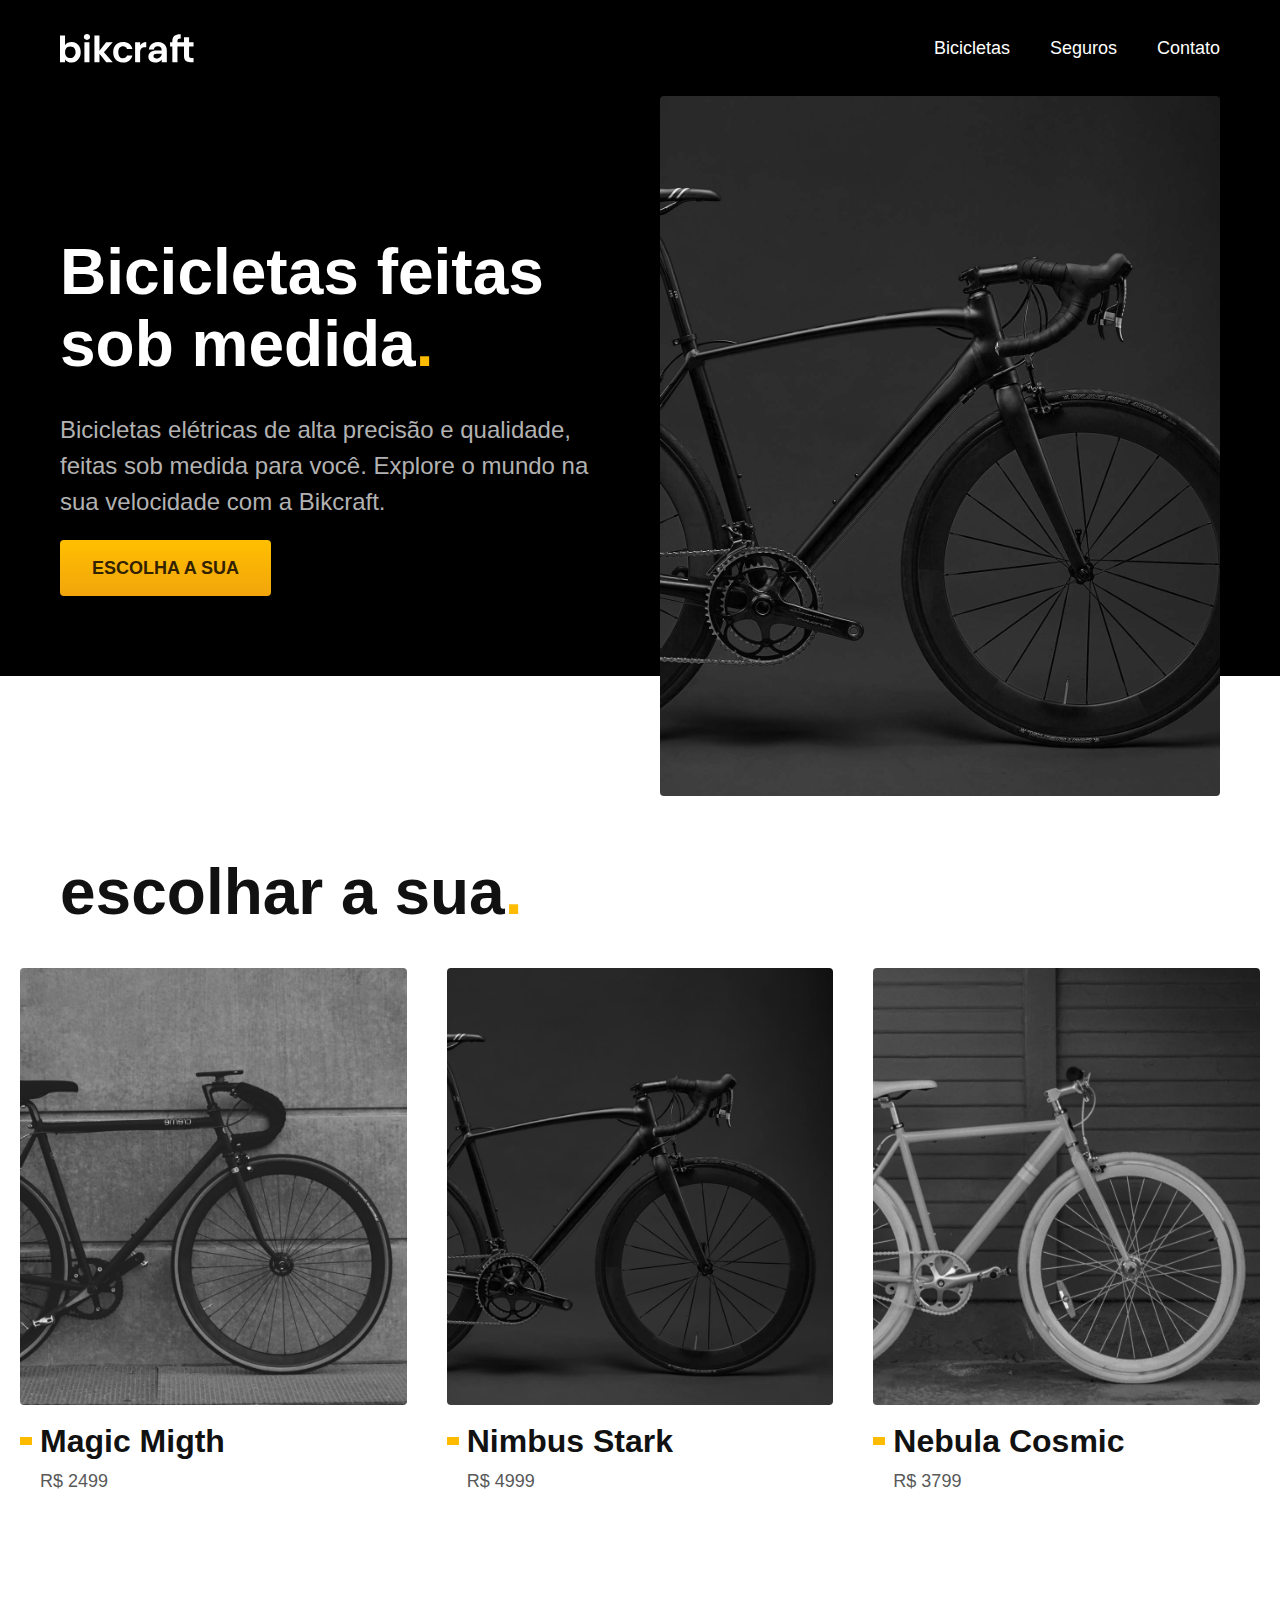
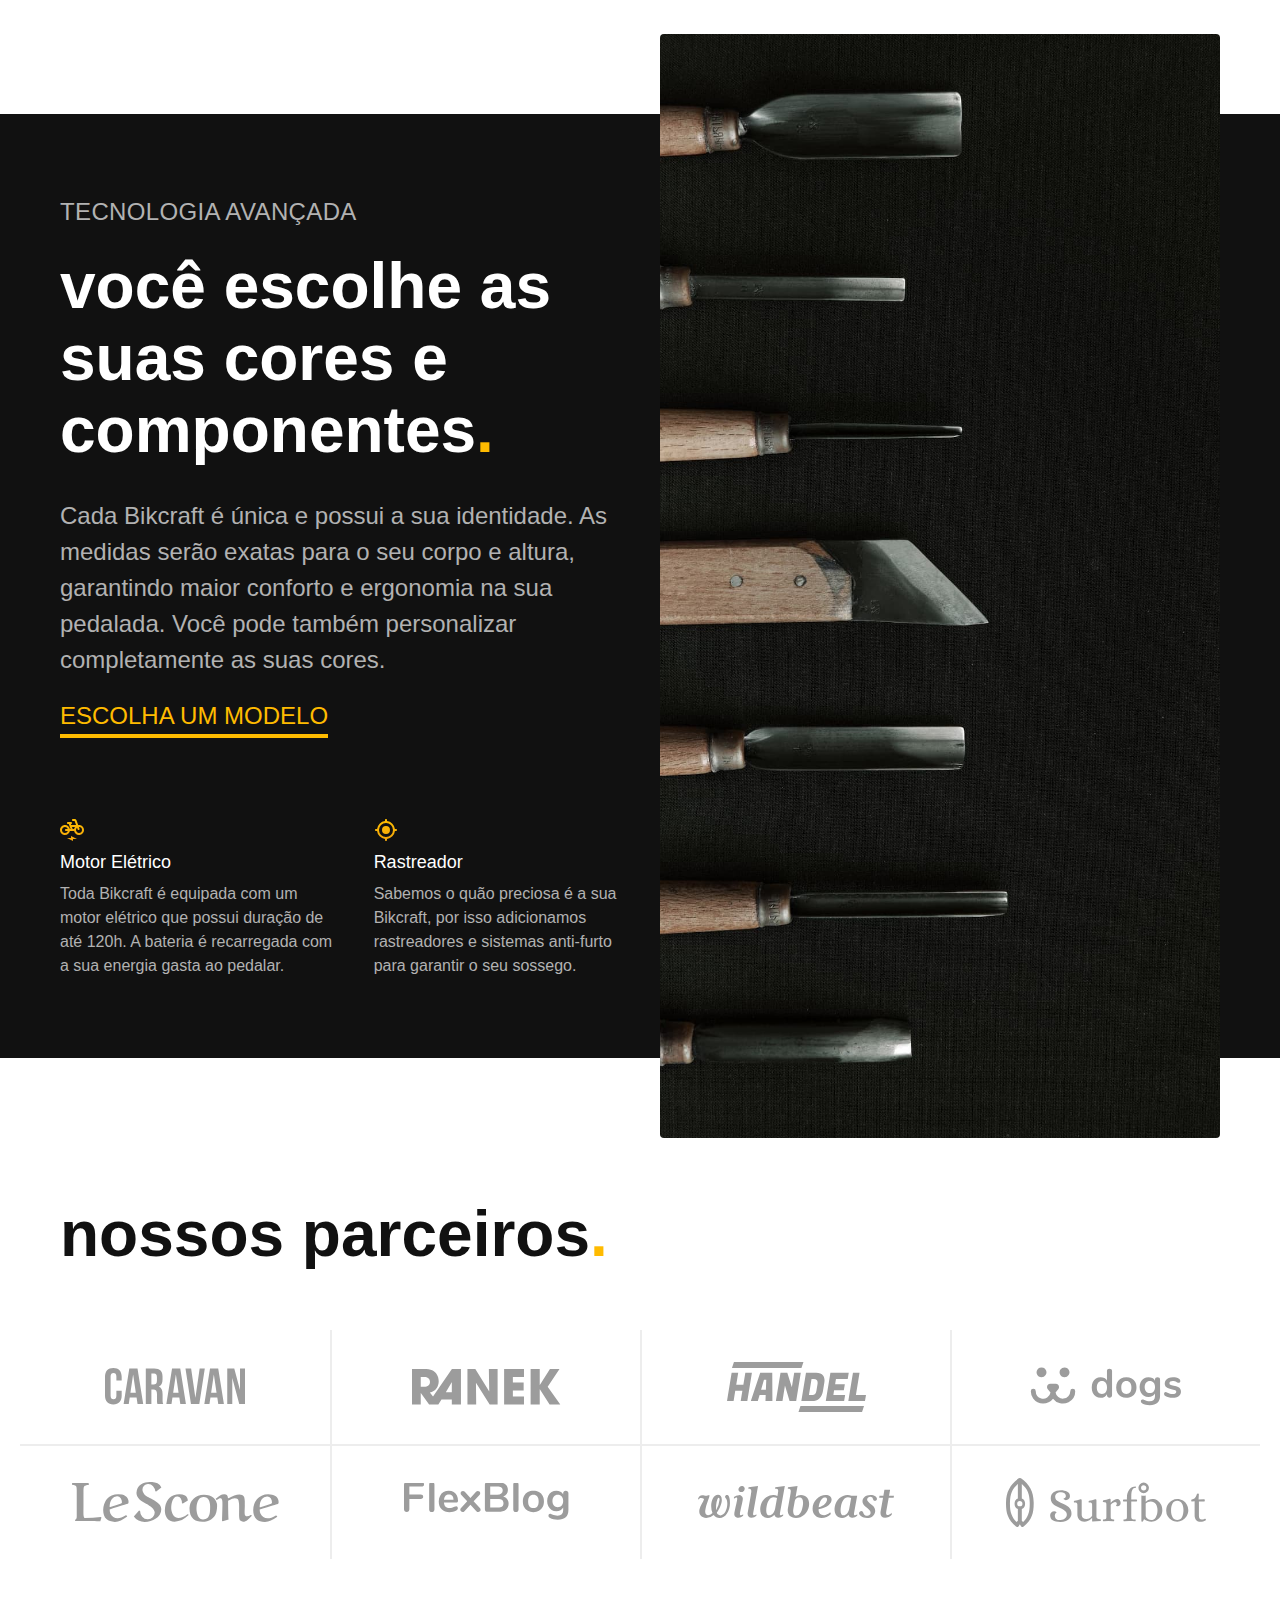
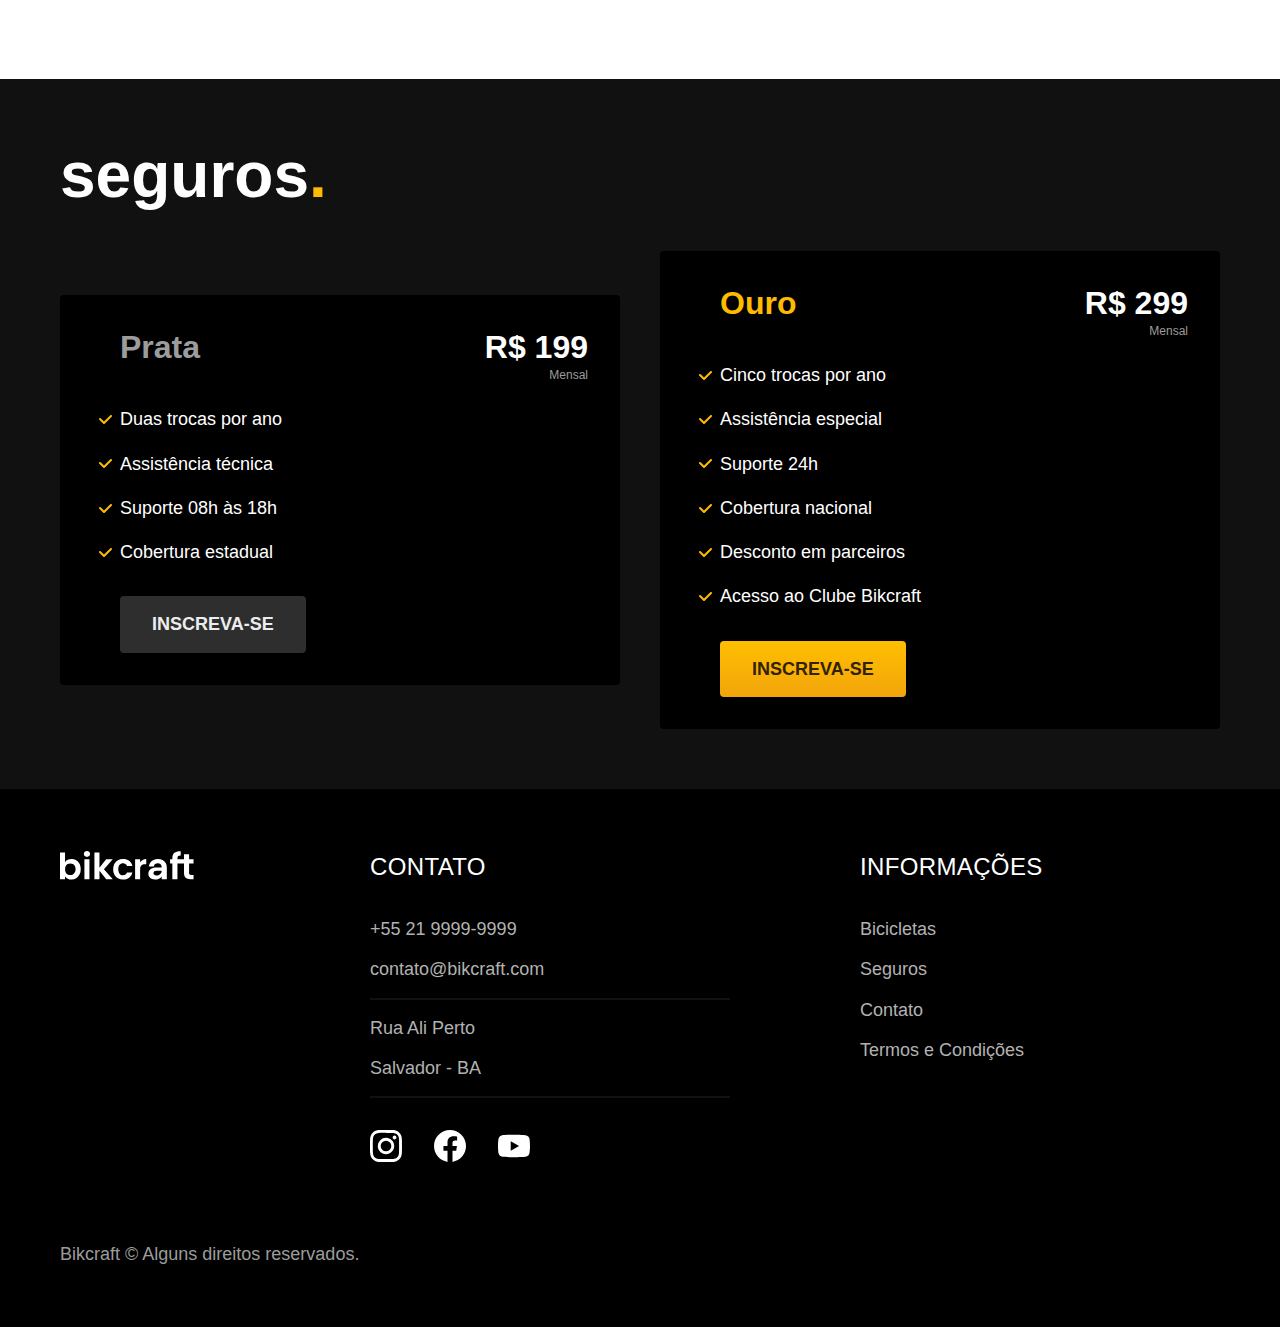
<file: index.html>
<!DOCTYPE html>
<html lang="PT-BR">

<head>
  <meta charset="UTF-8">
  <meta http-equiv="X-UA-Compatible" content="IE=edge">
  <meta name="viewport" content="width=device-width, initial-scale=1.0">
  <title>Bicicletas Elétricas</title>
  <link rel="stylesheet" href="./css/style.css">
</head>

<body>
  <header class="header-bg">
    <div class="container header font-1-m-b">
      <a href="./">
        <img src="./img/bikcraft.svg" alt="Bikcraft">
      </a>

      <nav aria-label="primaria">
        <ul class="header-menu font-1-m cor-0">
          <li><a href="./bicicletas.html">Bicicletas</a></li>
          <li><a href="./seguros.html">Seguros</a></li>
          <li><a href="./contato.html">Contato</a></li>
        </ul>
      </nav>
    </div>
  </header>

  <main class="introducao-bg">
    <div class="container introducao">
      <div class="introducao-conteudo">
        <h1 class="font-1-xxl cor-0">Bicicletas feitas sob medida<span class="cor-p1">.</span></h1>
        <p class="font-2-l cor-5">Bicicletas elétricas de alta precisão e qualidade, feitas sob medida para você. Explore o mundo na sua velocidade com a Bikcraft.</p>
        <a class="botao" href="./bicicletas.html">Escolha a sua</a>
      </div>
      <div>
        <img src="./img/fotos/introducao.jpg" alt="Bicicleta elétrica preta.">
      </div>
    </div>
  </main>
  <article class="bicicletas-lista">
    <h2 class="container font-1-xxl">escolhar a sua<span class="cor-p1">.</span></h2>
    <ul>
      <li>
        <a href="./bicicletas/magic.html">
          <img src="./img/bicicletas/magic-home.jpg" alt="">
          <h3 class="font-1-xl">Magic Migth</h3>
          <span class="font-2-m cor-8">R$ 2499</span>
        </a>
      </li>
      <li>
        <a href="./bicicletas/nimbus.html">
          <img src="./img/bicicletas/nimbus-home.jpg" alt="">
          <h3 class="font-1-xl">Nimbus Stark</h3>
          <span class="font-2-m cor-8">R$ 4999</span>
        </a>
      </li>
      <li>
        <a href="./bicicletas/nebula.html">
          <img src="./img/bicicletas/nebula-home.jpg" alt="">
          <h3 class="font-1-xl">Nebula Cosmic</h3>
          <span class="font-2-m cor-8">R$ 3799</span>
        </a>
      </li>
    </ul>
  </article>
  <article class="tecnologia-bg">
    <div class="tecnologia container">
      <div class="tecnologia-conteudo">
        <span class="font-2-l-b cor-5">Tecnologia Avançada</span>
        <h2 class="font-1-xxl cor-0">você escolhe as suas cores e componentes<span class="cor-p1">.</span></h2>
        <p class="font-2-l cor-5">Cada Bikcraft é única e possui a sua identidade. As medidas serão exatas para o seu corpo e altura, garantindo maior conforto e ergonomia na sua pedalada. Você pode também personalizar completamente as suas cores.</p>
        <a class="link" href="./bicicletas.html">Escolha um modelo</a>
        <div class="tecnologia-vantagens">
          <div>
            <img src="./img/icones/eletrica.svg" alt="">
            <h3 class="font-1-m cor-0">Motor Elétrico</h3>
            <p class="font-2-s cor-5">Toda Bikcraft é equipada com um motor elétrico que possui duração de até 120h. A bateria é recarregada com a sua energia gasta ao pedalar.</p>
          </div>
          <div>
            <img src="./img/icones/rastreador.svg" alt="">
            <h3 class="font-1-m cor-0">Rastreador</h3>
            <p class="font-2-s cor-5">Sabemos o quão preciosa é a sua Bikcraft, por isso adicionamos rastreadores e sistemas anti-furto para garantir o seu sossego.</p>
          </div>
        </div>
      </div>
      <div class="tecnologia-imagem">
        <img src="./img/fotos/tecnologia.jpg" alt="">
      </div>
    </div>
  </article>
  <section class="parceiros">
    <h2 class="container font-1-xxl">nossos parceiros<span class="cor-p1">.</span></h2>
    <ul>
      <li id="sem"><img src="./img/parceiros/caravan.svg" alt="caravan"></li>
      <li><img src="./img/parceiros/ranek.svg" alt="ran"></li>
      <li><img src="./img/parceiros/handel.svg" alt="han"></li>
      <li><img src="./img/parceiros/dogs.svg" alt="dogs"></li>
      <li id="sem"><img src="./img/parceiros/lescone.svg" alt="caravan"></li>
      <li><img src="./img/parceiros/flexblog.svg" alt="caravan"></li>
      <li><img src="./img/parceiros/wildbeast.svg" alt="caravan"></li>
      <li><img src="./img/parceiros/surfbot.svg" alt="caravan"></li>
    </ul>
  </section>
  <article class="seguros-bg">
    <div class="seguros container">
      <h2 class="font-1-xxl cor-0">seguros<span class="cor-p1">.</span></h2>
      <div class="seguros-item">
        <h3 class="font-1-xl cor-6">Prata</h3>
        <span class="font-1-xl cor-0">R$ 199<span class="font-1-xs cor-6"> Mensal</span></span>
        <ul class="font-2-m cor-0">
          <li>Duas trocas por ano</li>
          <li>Assistência técnica</li>
          <li>Suporte 08h às 18h</li>
          <li>Cobertura estadual</li>
        </ul>
        <a class="botao secundario" href="./orcamento.html">Inscreva-se</a>
      </div>
      <div class="seguros-item">
        <h3 class="font-1-xl cor-p1">Ouro</h3>
        <span class="font-1-xl cor-0">R$ 299<span class="font-1-xs cor-6"> Mensal</span></span>
        <ul class="font-2-m cor-0">
          <li>Cinco trocas por ano</li>
          <li>Assistência especial</li>
          <li>Suporte 24h</li>
          <li>Cobertura nacional</li>
          <li>Desconto em parceiros</li>
          <li>Acesso ao Clube Bikcraft</li>
        </ul>
        <a class="botao" href="./orcamento.html">Inscreva-se</a>
      </div>
    </div>
  </article>
  <footer class="footer-bg">
    <div class="footer container">
      <img src="./img/bikcraft.svg" alt="Bikcraft">
      <div class="footer-contato">
        <h3 class="font-2-l-b cor-0">Contato</h3>
        <ul class="font-2-m cor-5">
          <li><a href="tel:+55">+55 21 9999-9999</a></li>
          <li><a href="mailto:">contato@bikcraft.com</a></li>
          <li>Rua Ali Perto</li>
          <li>Salvador - BA</li>
        </ul>
        <div class="footer-redes">
          <a href="./">
            <img src="./img/redes/instagram.svg" alt="Instagram">
          </a>
          <a href="./">
            <img src="./img/redes/facebook.svg" alt="Facebook">
          </a>
          <a href="./">
            <img src="./img/redes/youtube.svg" alt="Youtube">
          </a>
        </div>
      </div>
      <div class="footer-informacoes">
        <h3 class="font-2-l-b cor-0">Informações</h3>
        <nav>
          <ul class="font-1-m cor-5">
            <li><a href="./bicicletas.html">Bicicletas</a></li>
            <li><a href="./seguros.html">Seguros</a></li>
            <li><a href="./contato.html">Contato</a></li>
            <li><a href="./termos.html">Termos e Condições</a></li>
          </ul>
        </nav>
      </div>
      <p class="footer-copy font-2-m cor-6">Bikcraft © Alguns direitos reservados.</p>
    </div>
  </footer>

</body>

</html>
</file>
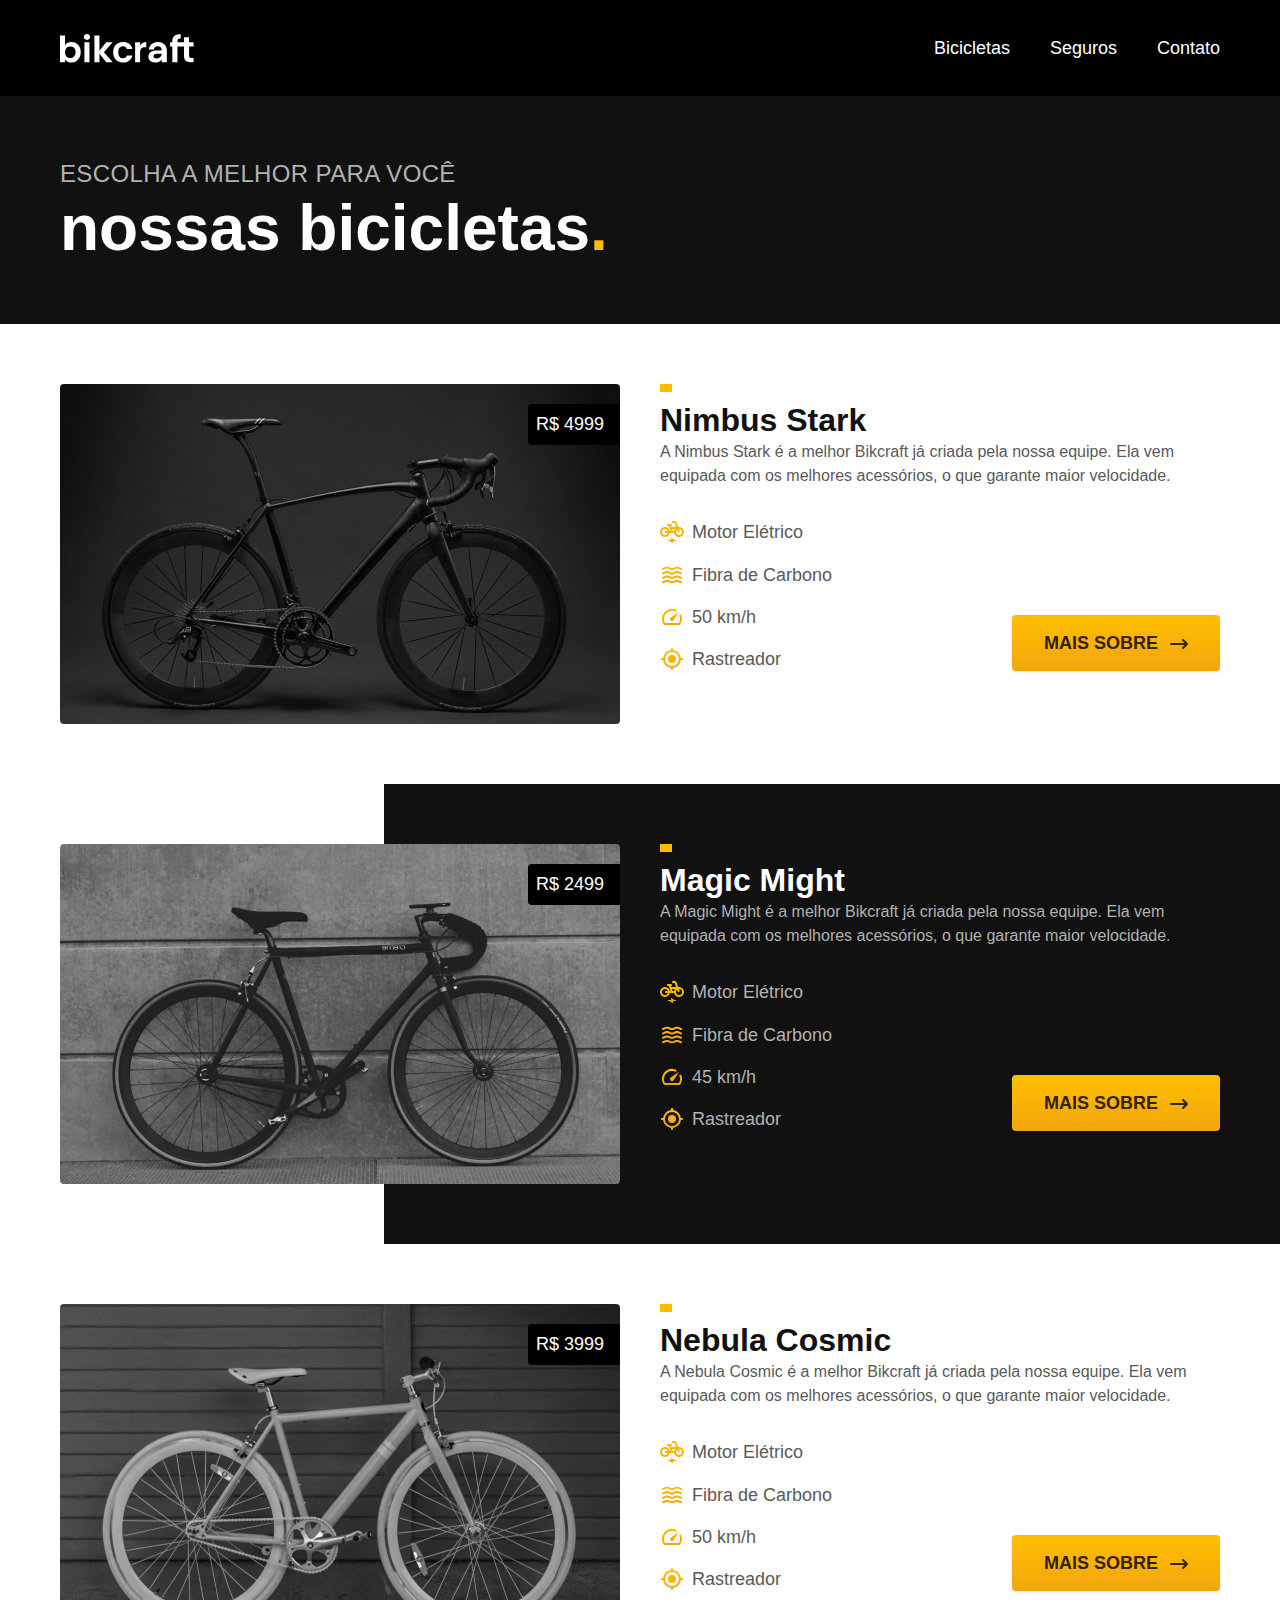
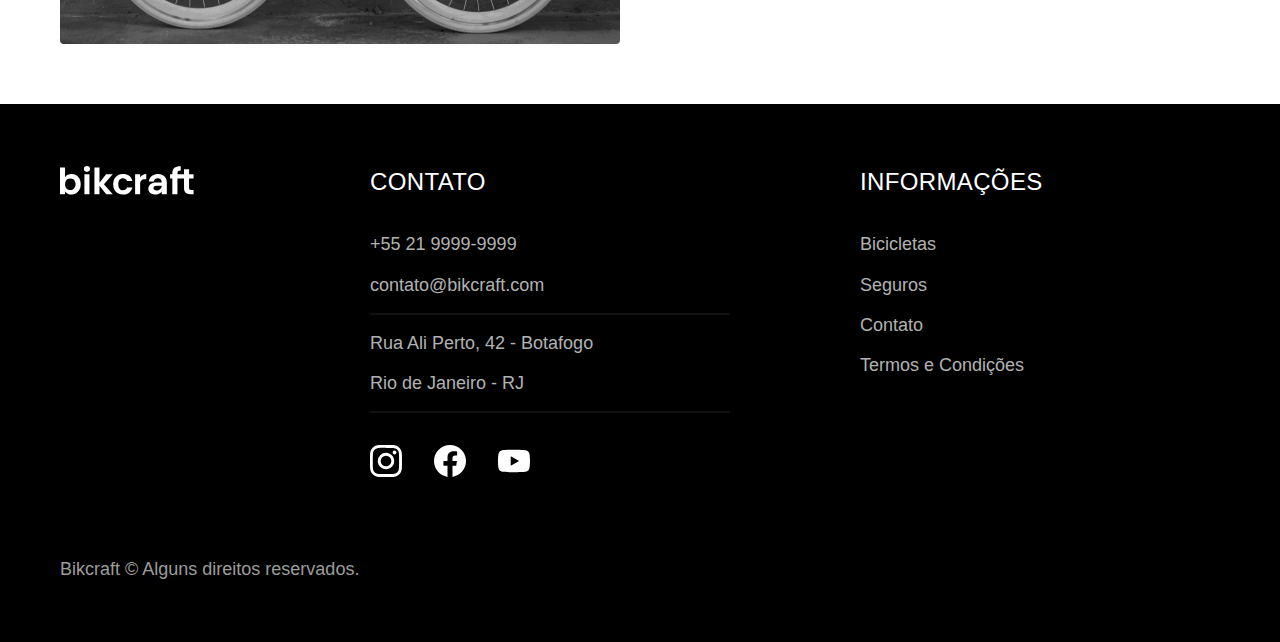
<file: bicicletas.html>
<!DOCTYPE html>
<html lang="pt-br">

<head>
  <meta charset="UTF-8">
  <meta http-equiv="X-UA-Compatible" content="IE=edge">
  <meta name="viewport" content="width=device-width, initial-scale=1.0">
  <title>Bicicletas</title>
  <link rel="stylesheet" href="./css/style.css">
</head>

<body id="bicicletas">
  <header class="header-bg">
    <div class="header container">
      <a href="./">
        <img src="./img/bikcraft.svg" alt="Bikcraft">
      </a>

      <nav aria-label="primaria">
        <ul class="header-menu font-1-m cor-0">
          <li><a href="./bicicletas.html">Bicicletas</a></li>
          <li><a href="./seguros.html">Seguros</a></li>
          <li><a href="./contato.html">Contato</a></li>
        </ul>
      </nav>
    </div>
  </header>

  <main>
    <div class="titulo-bg">
      <div class="titulo container">
        <p class="font-2-l-b cor-5">Escolha a melhor para você</p>
        <h1 class="font-1-xxl cor-0">nossas bicicletas<span class="cor-p1">.</span></h1>
      </div>
    </div>

    <div class="bicicletas container">
      <div class="bicicletas-imagem">
        <img src="./img/bicicletas/nimbus.jpg" alt="Bicicleta preta">
        <span class="font-2-m cor-0">R$ 4999</span>
      </div>
      <div class="bicicletas-conteudo">
        <h2 class="font-1-xl">Nimbus Stark</h2>
        <p class="font-2-s cor-8">A Nimbus Stark é a melhor Bikcraft já criada pela nossa equipe. Ela vem equipada com os melhores acessórios, o que garante maior velocidade.</p>
        <ul class="font-1-m cor-8">
          <li>
            <img src="./img/icones/eletrica.svg" alt="">
            Motor Elétrico
          </li>
          <li>
            <img src="./img/icones/carbono.svg" alt="">
            Fibra de Carbono
          </li>
          <li>
            <img src="./img/icones/velocidade.svg" alt="">
            50 km/h
          </li>
          <li>
            <img src="./img/icones/rastreador.svg" alt="">
            Rastreador
          </li>
        </ul>
        <a class="botao seta" href="./bicicletas/nimbus.html">Mais Sobre</a>
      </div>
    </div>

    <div class="bicicletas-bg">
      <div class="bicicletas container">
        <div class="bicicletas-imagem">
          <img src="./img/bicicletas/magic.jpg" alt="Bicicleta preta">
          <span class="font-2-m cor-0">R$ 2499</span>
        </div>
        <div class="bicicletas-conteudo">
          <h2 class="font-1-xl cor-0">Magic Might</h2>
          <p class="font-2-s cor-5">A Magic Might é a melhor Bikcraft já criada pela nossa equipe. Ela vem equipada com os melhores acessórios, o que garante maior velocidade.</p>
          <ul class="font-1-m cor-5">
            <li>
              <img src="./img/icones/eletrica.svg" alt="">
              Motor Elétrico
            </li>
            <li>
              <img src="./img/icones/carbono.svg" alt="">
              Fibra de Carbono
            </li>
            <li>
              <img src="./img/icones/velocidade.svg" alt="">
              45 km/h
            </li>
            <li>
              <img src="./img/icones/rastreador.svg" alt="">
              Rastreador
            </li>
          </ul>
          <a class="botao seta" href="./bicicletas/magic.html">Mais Sobre</a>
        </div>
      </div>
    </div>

    <div class="bicicletas container">
      <div class="bicicletas-imagem">
        <img src="./img/bicicletas/nebula.jpg" alt="Bicicleta preta">
        <span class="font-2-m cor-0">R$ 3999</span>
      </div>
      <div class="bicicletas-conteudo">
        <h2 class="font-1-xl">Nebula Cosmic</h2>
        <p class="font-2-s cor-8">A Nebula Cosmic é a melhor Bikcraft já criada pela nossa equipe. Ela vem equipada com os melhores acessórios, o que garante maior velocidade.</p>
        <ul class="font-1-m cor-8">
          <li>
            <img src="./img/icones/eletrica.svg" alt="">
            Motor Elétrico
          </li>
          <li>
            <img src="./img/icones/carbono.svg" alt="">
            Fibra de Carbono
          </li>
          <li>
            <img src="./img/icones/velocidade.svg" alt="">
            50 km/h
          </li>
          <li>
            <img src="./img/icones/rastreador.svg" alt="">
            Rastreador
          </li>
        </ul>
        <a class="botao seta" href="./bicicletas/nebula.html">Mais Sobre</a>
      </div>
    </div>

  </main>



  <footer class="footer-bg">
    <div class="footer container">
      <img src="./img/bikcraft.svg" alt="Bikcraft">
      <div class="footer-contato">
        <h3 class="font-2-l-b cor-0">Contato</h3>
        <ul class="font-2-m cor-5">
          <li><a href="tel:+552199999999">+55 21 9999-9999</a></li>
          <li><a href="mailto:contato@bikcraft.com">contato@bikcraft.com</a></li>
          <li>Rua Ali Perto, 42 - Botafogo</li>
          <li>Rio de Janeiro - RJ</li>
        </ul>
        <div class="footer-redes">
          <a href="./">
            <img src="./img/redes/instagram.svg" alt="Instagram">
          </a>
          <a href="./">
            <img src="./img/redes/facebook.svg" alt="Facebook">
          </a>
          <a href="./">
            <img src="./img/redes/youtube.svg" alt="Youtube">
          </a>
        </div>
      </div>
      <div class="footer-informacoes">
        <h3 class="font-2-l-b cor-0">Informações</h3>
        <nav>
          <ul class="font-1-m cor-5">
            <li><a href="./bicicletas.html">Bicicletas</a></li>
            <li><a href="./seguros.html">Seguros</a></li>
            <li><a href="./contato.html">Contato</a></li>
            <li><a href="./termos.html">Termos e Condições</a></li>
          </ul>
        </nav>
      </div>
      <p class="footer-copy font-2-m cor-6">Bikcraft © Alguns direitos reservados.</p>
    </div>
  </footer>
</body>

</html>
</file>
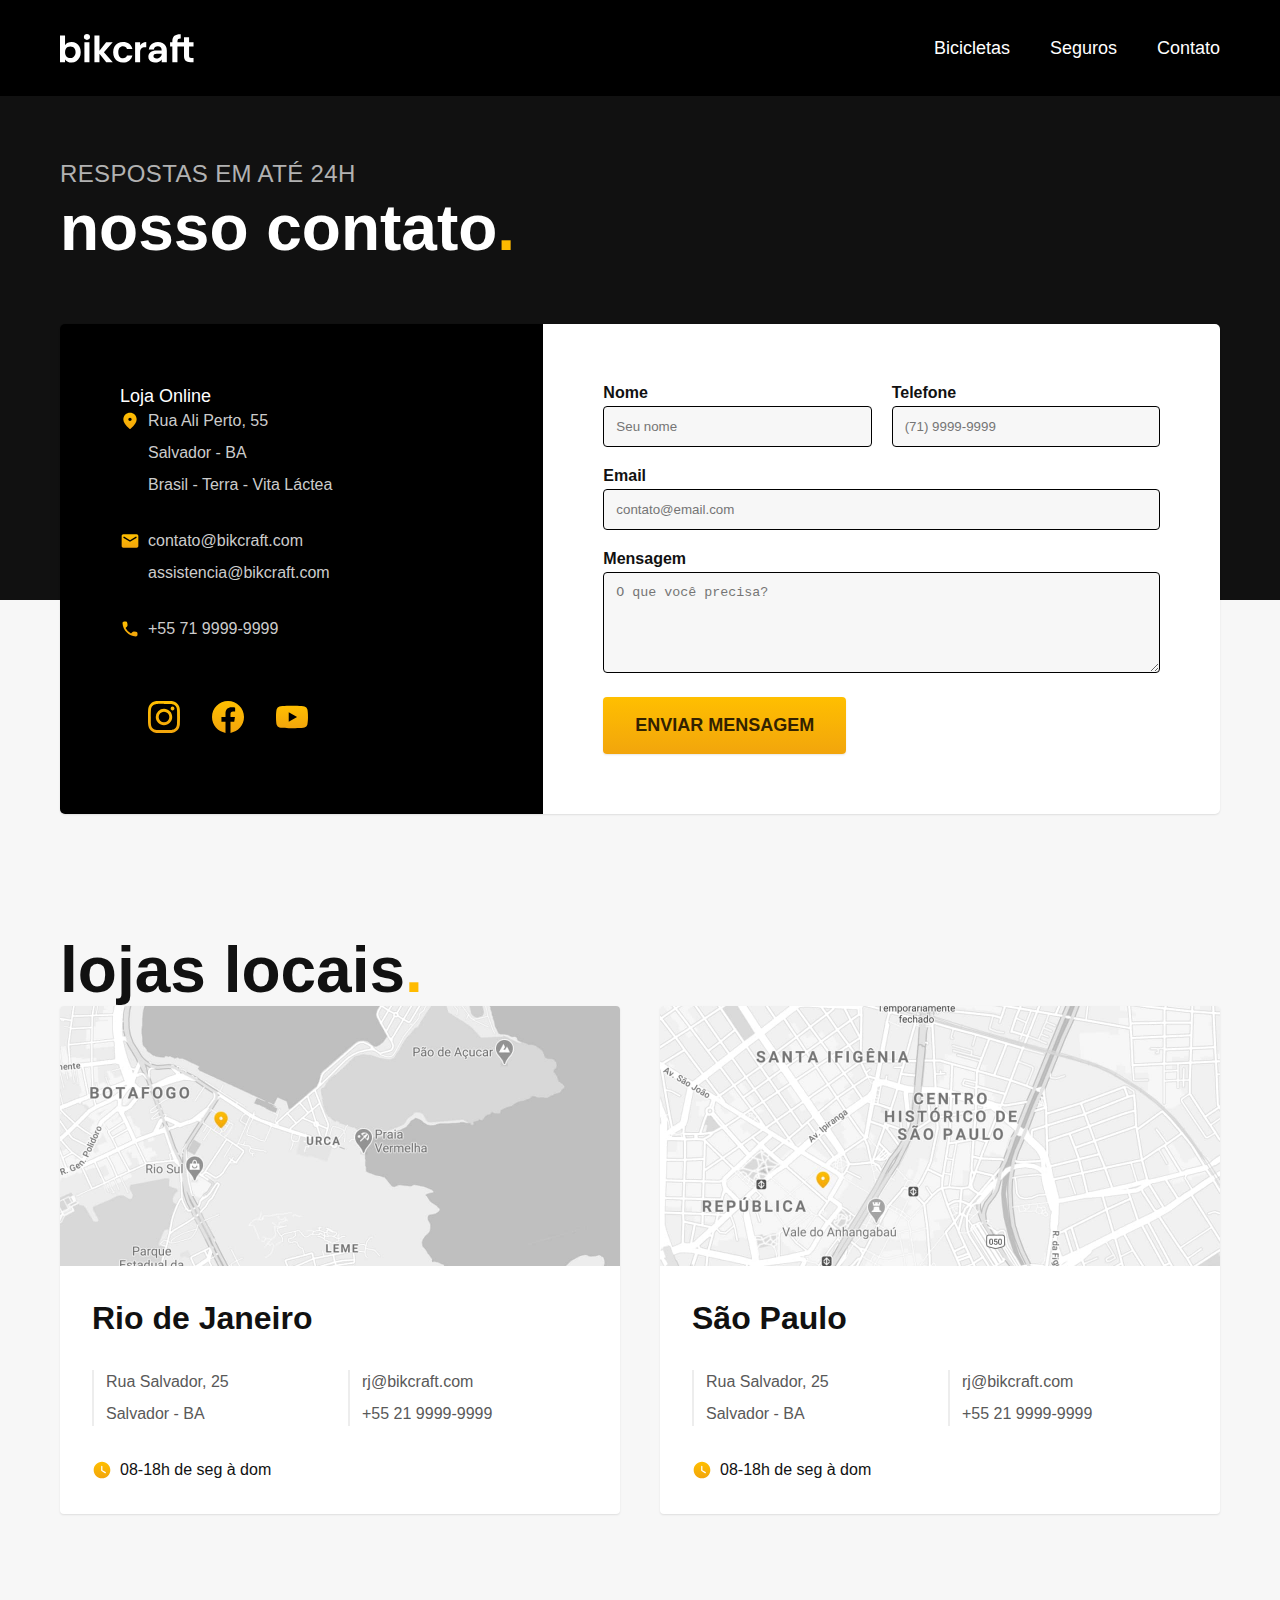
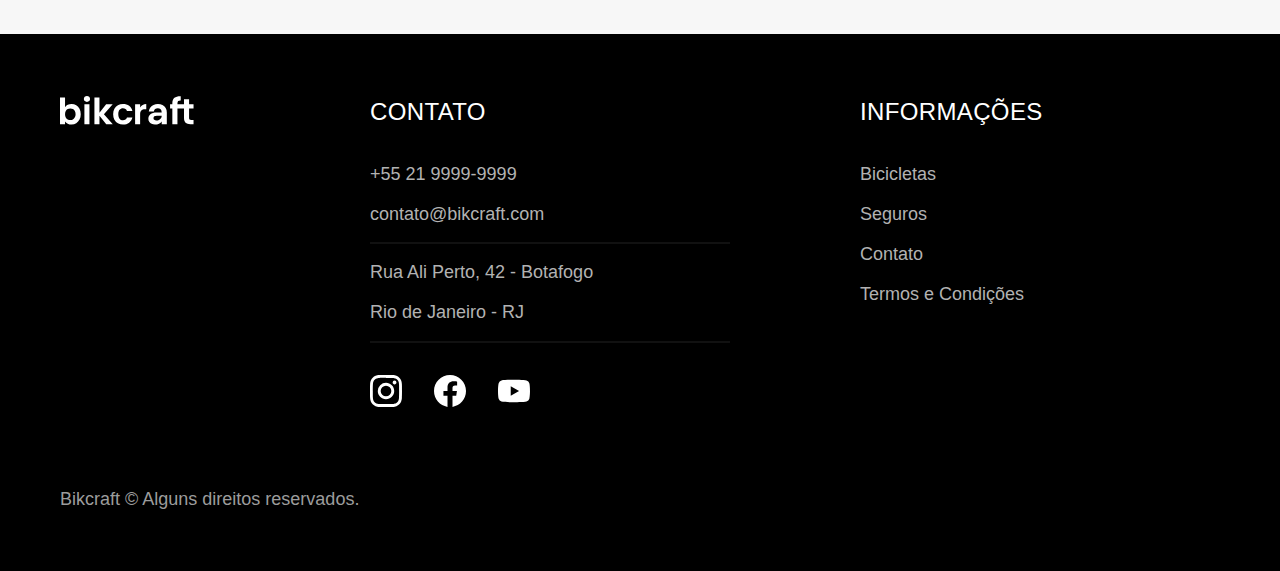
<file: contato.html>
<!DOCTYPE html>
<html lang="pt-br">

<head>
  <meta charset="UTF-8">
  <meta http-equiv="X-UA-Compatible" content="IE=edge">
  <meta name="viewport" content="width=device-width, initial-scale=1.0">
  <title>Contato</title>
  <link rel="stylesheet" href="./css/style.css">
</head>

<body id="contato">
  <header class="header-bg">
    <div class="header container">
      <a href="./">
        <img src="./img/bikcraft.svg" alt="Bikcraft">
      </a>

      <nav aria-label="primaria">
        <ul class="header-menu font-1-m cor-0">
          <li><a href="./bicicletas.html">Bicicletas</a></li>
          <li><a href="./seguros.html">Seguros</a></li>
          <li><a href="./contato.html">Contato</a></li>
        </ul>
      </nav>
    </div>
  </header>

  <main>
    <div class="titulo-bg">
      <div class="titulo container">
        <p class="font-2-l-b cor-5">Respostas em até 24h</p>
        <h1 class="font-1-xxl cor-0">nosso contato<span class="cor-p1">.</span></h1>
      </div>
    </div>

    <div class="contato container">
      <section class="contato-dados" aria-label="Endereço">
        <h2 class="font-1-m cor-0">Loja Online</h2>
        <div class="contato-endereco font-2-s cor-4">
          <p>Rua Ali Perto, 55</p>
          <p>Salvador - BA</p>
          <p>Brasil - Terra - Vita Láctea</p>
        </div>
        <address class="contato-meios font-2-s cor-4">
          <a href="mailto:contato@bikcraft.com">contato@bikcraft.com</a>
          <a href="mailto:assistencia@bikcraft.com">assistencia@bikcraft.com</a>
          <a href="tel:">+55 71 9999-9999</a>
        </address>
        <div class="contato-redes">
          <a href="./">
            <img src="./img/redes/instagram-p.svg" alt="Instagram">
          </a>
          <a href="./">
            <img src="./img/redes/facebook-p.svg" alt="Facebook">
          </a>
          <a href="./">
            <img src="./img/redes/youtube-p.svg" alt="Youtube">
          </a>
        </div>
      </section>
      <section class="contato-formulario" aria-label="Formulário">
        <form class="form" action="./contato.html">
          <div>
            <label for="nome">Nome</label>
            <input type="text" id="nome" name="nome" placeholder="Seu nome">
          </div>
          <div>
            <label for="telefone">Telefone</label>
            <input type="text" id="telefone" name="telefone" placeholder="(71) 9999-9999">
          </div>
          <div class="col-2">
            <label for="email">Email</label>
            <input type="email" id="email" name="email" placeholder="contato@email.com">
          </div>
          <div class="col-2">
            <label for="mensagem">Mensagem</label>
            <textarea rows="5" id="mensagem" name="mensagem" placeholder="O que você precisa?"></textarea>
          </div>
          <button class="botao col-2">Enviar Mensagem</button>
        </form>
      </section>
    </div>
  </main>
  <article class="lojas container">
    <h2 class="font-1-xxl">lojas locais<span class="cor-p1">.</span></h2>
    <div class="lojas-item">
      <img src="./img/lojas/rj.jpg" alt="">
      <div class="lojas-conteudo">
        <h3 class="font-1-xl">Rio de Janeiro</h3>
        <div class="lojas-dados font-2-s cor-8">
          <p>Rua Salvador, 25</p>
          <p>Salvador - BA</p>
        </div>
        <div class="lojas-dados font-2-s cor-8">
          <p>rj@bikcraft.com</p>
          <p>+55 21 9999-9999</p>
        </div>
        <p class="lojas-tempo font-1-s"><img src="./img/icones/horario.svg" alt=""> 08-18h de seg à dom</p>
      </div>
    </div>
    <div class="lojas-item">
      <img src="./img/lojas/sp.jpg" alt="">
      <div class="lojas-conteudo">
        <h3 class="font-1-xl">São Paulo</h3>
        <div class="lojas-dados font-2-s cor-8">
          <p>Rua Salvador, 25</p>
          <p>Salvador - BA</p>
        </div>
        <div class="lojas-dados font-2-s cor-8">
          <p>rj@bikcraft.com</p>
          <p>+55 21 9999-9999</p>
        </div>
        <p class="lojas-tempo font-1-s"><img src="./img/icones/horario.svg" alt=""> 08-18h de seg à dom</p>
      </div>
    </div>

  </article>

  <footer class="footer-bg">
    <div class="footer container">
      <img src="./img/bikcraft.svg" alt="Bikcraft">
      <div class="footer-contato">
        <h3 class="font-2-l-b cor-0">Contato</h3>
        <ul class="font-2-m cor-5">
          <li><a href="tel:+552199999999">+55 21 9999-9999</a></li>
          <li><a href="mailto:contato@bikcraft.com">contato@bikcraft.com</a></li>
          <li>Rua Ali Perto, 42 - Botafogo</li>
          <li>Rio de Janeiro - RJ</li>
        </ul>
        <div class="footer-redes">
          <a href="./">
            <img src="./img/redes/instagram.svg" alt="Instagram">
          </a>
          <a href="./">
            <img src="./img/redes/facebook.svg" alt="Facebook">
          </a>
          <a href="./">
            <img src="./img/redes/youtube.svg" alt="Youtube">
          </a>
        </div>
      </div>
      <div class="footer-informacoes">
        <h3 class="font-2-l-b cor-0">Informações</h3>
        <nav>
          <ul class="font-1-m cor-5">
            <li><a href="./bicicletas.html">Bicicletas</a></li>
            <li><a href="./seguros.html">Seguros</a></li>
            <li><a href="./contato.html">Contato</a></li>
            <li><a href="./termos.html">Termos e Condições</a></li>
          </ul>
        </nav>
      </div>
      <p class="footer-copy font-2-m cor-6">Bikcraft © Alguns direitos reservados.</p>
    </div>
  </footer>
</body>

</html>
</file>
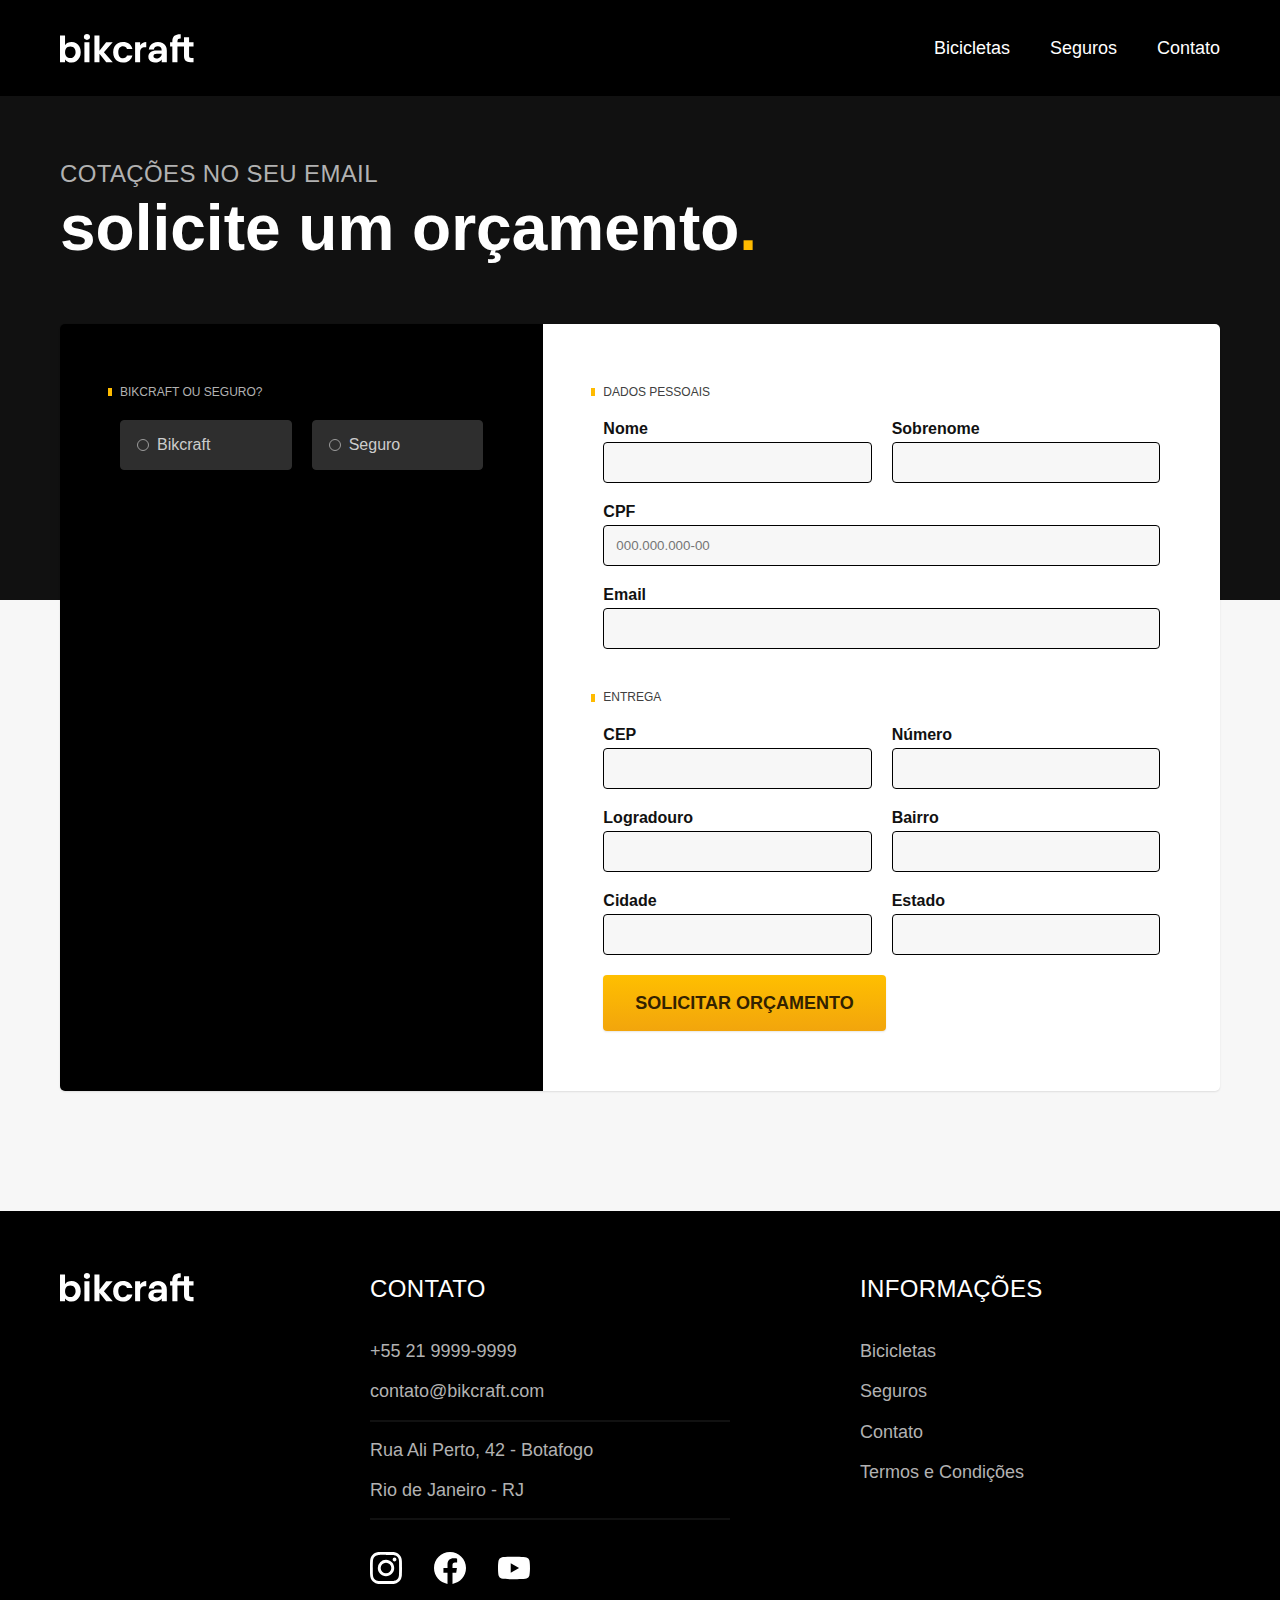
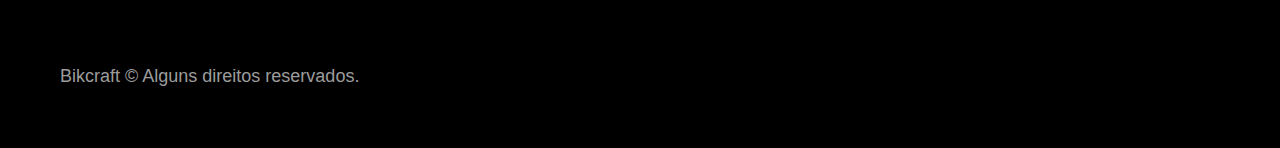
<file: orcamento.html>
<!DOCTYPE html>
<html lang="pt-br">

<head>
  <meta charset="UTF-8">
  <meta name="viewport" content="width=device-width, initial-scale=1.0">
  <meta http-equiv="X-UA-Compatible" content="IE=edge">
  <title>Orçamento | Bikcraft</title>
  <meta name="description" content="Orçamento.">

  <link rel="stylesheet" href="./css/style.css">
</head>

<body id="orcamento">
  <header class="header-bg">
    <div class="header container">
      <a href="./">
        <img src="./img/bikcraft.svg" alt="Bikcraft">
      </a>

      <nav aria-label="primaria">
        <ul class="header-menu font-1-m cor-0">
          <li><a href="./bicicletas.html">Bicicletas</a></li>
          <li><a href="./seguros.html">Seguros</a></li>
          <li><a href="./contato.html">Contato</a></li>
        </ul>
      </nav>
    </div>
  </header>

  <main>
    <div class="titulo-bg">
      <div class="titulo container">
        <p class="font-2-l-b cor-5">Cotações no seu email</p>
        <h1 class="font-1-xxl cor-0">solicite um orçamento<span class="cor-p1">.</span></h1>
      </div>
    </div>

    <form class="orcamento container" action="./orcamento.html">
      <div class="orcamento-produto">
        <h2 class="font-1-xs cor-5">Bikcraft ou Seguro?</h2>

        <input type="radio" name="tipo" value="bikcraft" id="bikcraft">
        <label for="bikcraft">Bikcraft</label>

        <input type="radio" name="tipo" value="seguro" id="seguro">
        <label for="seguro">Seguro</label>

        <div class="orcamento-conteudo" id="orcamento-bikcraft">
          <h2 class="font-1-xs cor-5">Escolha a sua</h2>

          <input type="radio" name="produto" value="nimbus" id="nimbus">
          <label for="nimbus">Nimbus Stark <span>R$ 4999</span></label>
          <div class="orcamento-detalhes">
            <ul class="font-1-xs cor-8">
              <li><img src="./img/icones/eletrica.svg" alt=""> Motor Elétrico</li>
              <li><img src="./img/icones/carbono.svg" alt=""> Fibra de Carbono</li>
              <li><img src="./img/icones/velocidade.svg" alt=""> 50 km/h</li>
              <li><img src="./img/icones/rastreador.svg" alt=""> Rastreador</li>
            </ul>
            <img src="./img/bicicletas/nimbus.jpg" alt="Bicicleta preta">
          </div>

          <input type="radio" name="produto" value="magic" id="magic">
          <label for="magic">Magic Might <span>R$ 2499</span></label>
          <div class="orcamento-detalhes">
            <ul class="font-1-xs cor-8">
              <li><img src="./img/icones/eletrica.svg" alt=""> Motor Elétrico</li>
              <li><img src="./img/icones/carbono.svg" alt=""> Fibra de Carbono</li>
              <li><img src="./img/icones/velocidade.svg" alt=""> 45 km/h</li>
              <li><img src="./img/icones/rastreador.svg" alt=""> Rastreador</li>
            </ul>
            <img src="./img/bicicletas/magic.jpg" alt="Bicicleta preta">
          </div>

          <input type="radio" name="produto" value="nebula" id="nebula">
          <label for="nebula">Nebula Cosmic <span>R$ 3999</span></label>
          <div class="orcamento-detalhes">
            <ul class="font-1-xs cor-8">
              <li><img src="./img/icones/eletrica.svg" alt=""> Motor Elétrico</li>
              <li><img src="./img/icones/carbono.svg" alt=""> Fibra de Carbono</li>
              <li><img src="./img/icones/velocidade.svg" alt=""> 40 km/h</li>
              <li><img src="./img/icones/rastreador.svg" alt=""> Rastreador</li>
            </ul>
            <img src="./img/bicicletas/nebula.jpg" alt="Bicicleta branca">
          </div>

        </div>

        <div class="orcamento-conteudo" id="orcamento-seguro">
          <h2 class="font-1-xs cor-5">Escolha o plano</h2>

          <input type="radio" name="produto" value="prata" id="prata">
          <label for="prata">Prata <span>R$ 199</span></label>

          <input type="radio" name="produto" value="ouro" id="ouro">
          <label for="ouro">Ouro <span>R$ 299</span></label>
        </div>
      </div>
      <div class="orcamento-dados form">
        <h2 class="font-1-xs cor-9 col-2">dados pessoais</h2>
        <div>
          <label for="nome">Nome</label>
          <input type="text" id="nome" name="nome">
        </div>
        <div>
          <label for="sobrenome">Sobrenome</label>
          <input type="text" id="sobrenome" name="sobrenome">
        </div>
        <div class="col-2">
          <label for="cpf">CPF</label>
          <input type="text" id="cpf" name="cpf" placeholder="000.000.000-00">
        </div>
        <div class="col-2">
          <label for="email">Email</label>
          <input type="email" id="email" name="email">
        </div>
        <h2 class="font-1-xs cor-9 col-2">entrega</h2>
        <div>
          <label for="cep">CEP</label>
          <input type="text" id="cep" name="cep">
        </div>
        <div>
          <label for="numero">Número</label>
          <input type="text" id="numero" name="numero">
        </div>
        <div>
          <label for="logradouro">Logradouro</label>
          <input type="text" id="logradouro" name="logradouro">
        </div>
        <div>
          <label for="bairro">Bairro</label>
          <input type="text" id="bairro" name="bairro">
        </div>
        <div>
          <label for="cidade">Cidade</label>
          <input type="text" id="cidade" name="cidade">
        </div>
        <div>
          <label for="estado">Estado</label>
          <input type="text" id="estado" name="estado">
        </div>
        <button class="botao col-2">Solicitar Orçamento</button>
      </div>
    </form>
  </main>

  <footer class="footer-bg">
    <div class="footer container">
      <img src="./img/bikcraft.svg" alt="Bikcraft">
      <div class="footer-contato">
        <h3 class="font-2-l-b cor-0">Contato</h3>
        <ul class="font-2-m cor-5">
          <li><a href="tel:+552199999999">+55 21 9999-9999</a></li>
          <li><a href="mailto:contato@bikcraft.com">contato@bikcraft.com</a></li>
          <li>Rua Ali Perto, 42 - Botafogo</li>
          <li>Rio de Janeiro - RJ</li>
        </ul>
        <div class="footer-redes">
          <a href="./">
            <img src="./img/redes/instagram.svg" alt="Instagram">
          </a>
          <a href="./">
            <img src="./img/redes/facebook.svg" alt="Facebook">
          </a>
          <a href="./">
            <img src="./img/redes/youtube.svg" alt="Youtube">
          </a>
        </div>
      </div>
      <div class="footer-informacoes">
        <h3 class="font-2-l-b cor-0">Informações</h3>
        <nav>
          <ul class="font-1-m cor-5">
            <li><a href="./bicicletas.html">Bicicletas</a></li>
            <li><a href="./seguros.html">Seguros</a></li>
            <li><a href="./contato.html">Contato</a></li>
            <li><a href="./termos.html">Termos e Condições</a></li>
          </ul>
        </nav>
      </div>
      <p class="footer-copy font-2-m cor-6">Bikcraft © Alguns direitos reservados.</p>
    </div>
  </footer>
</body>

</html>
</file>
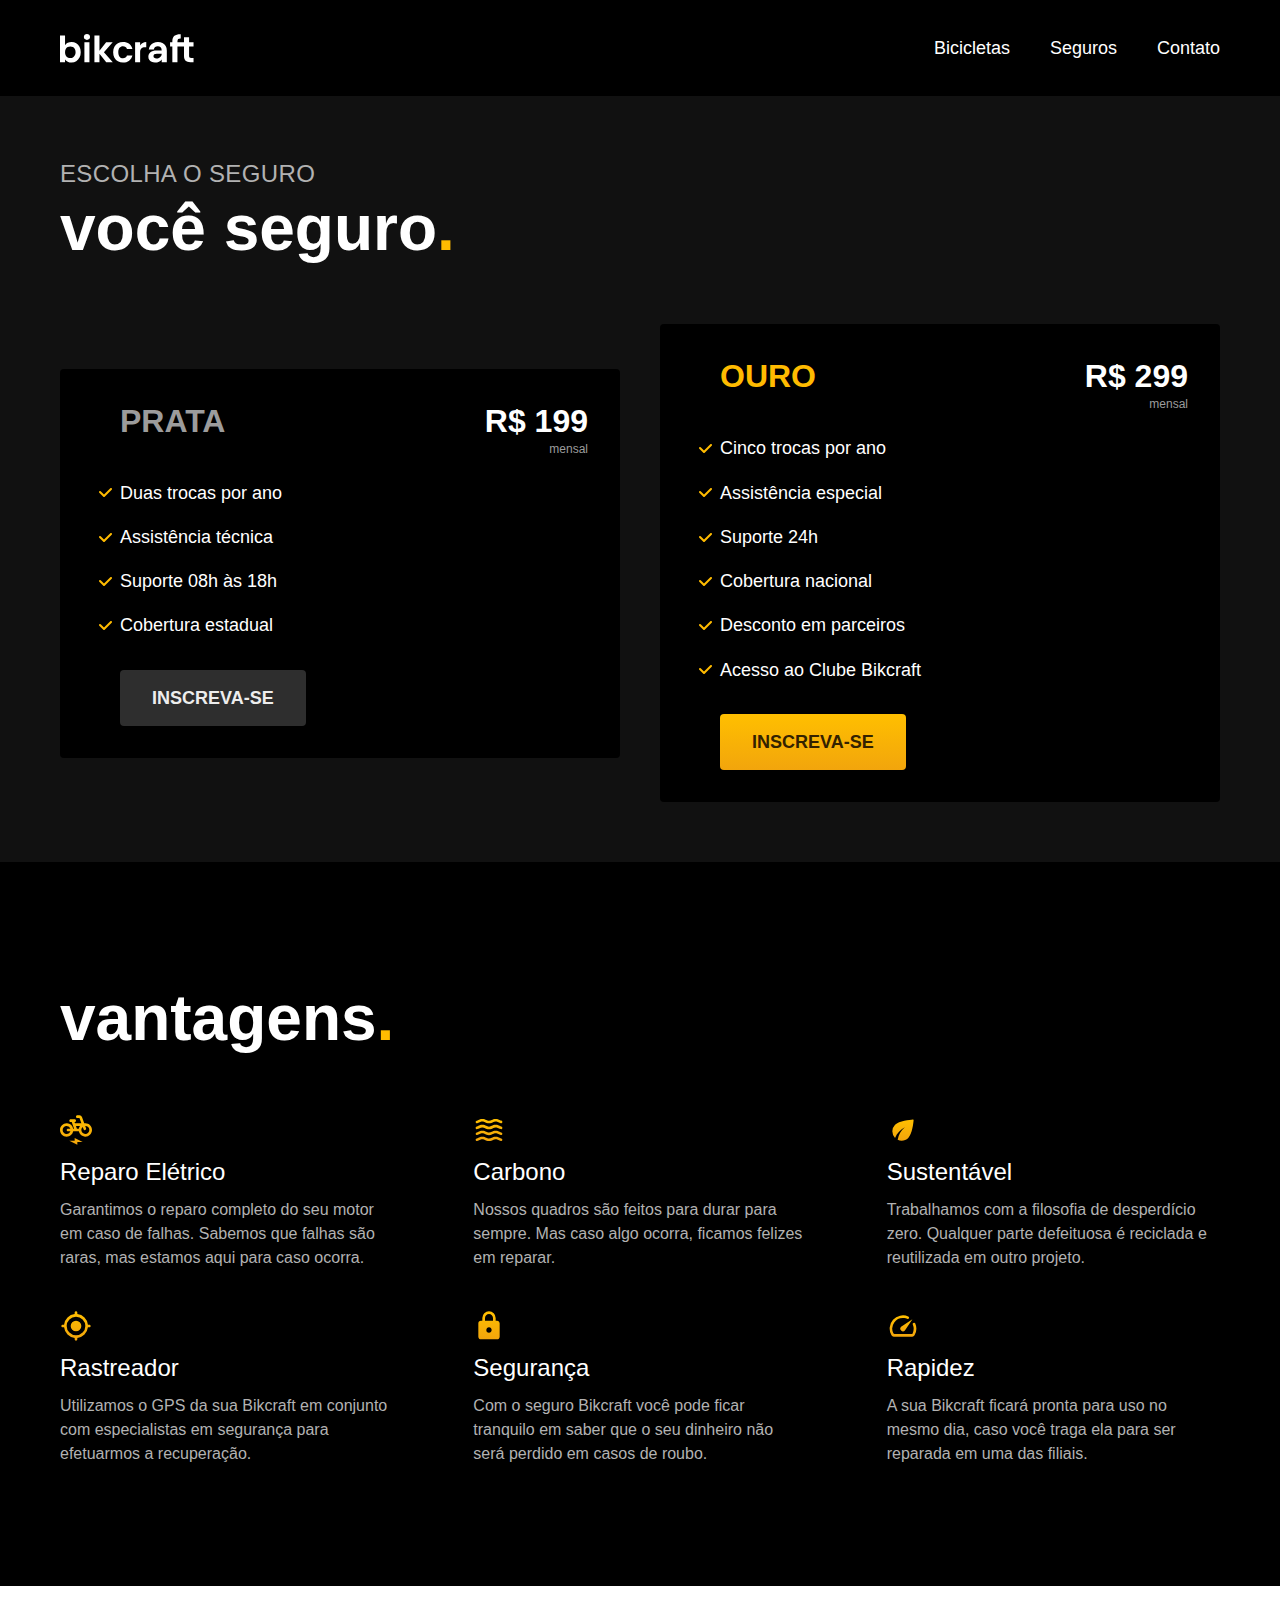
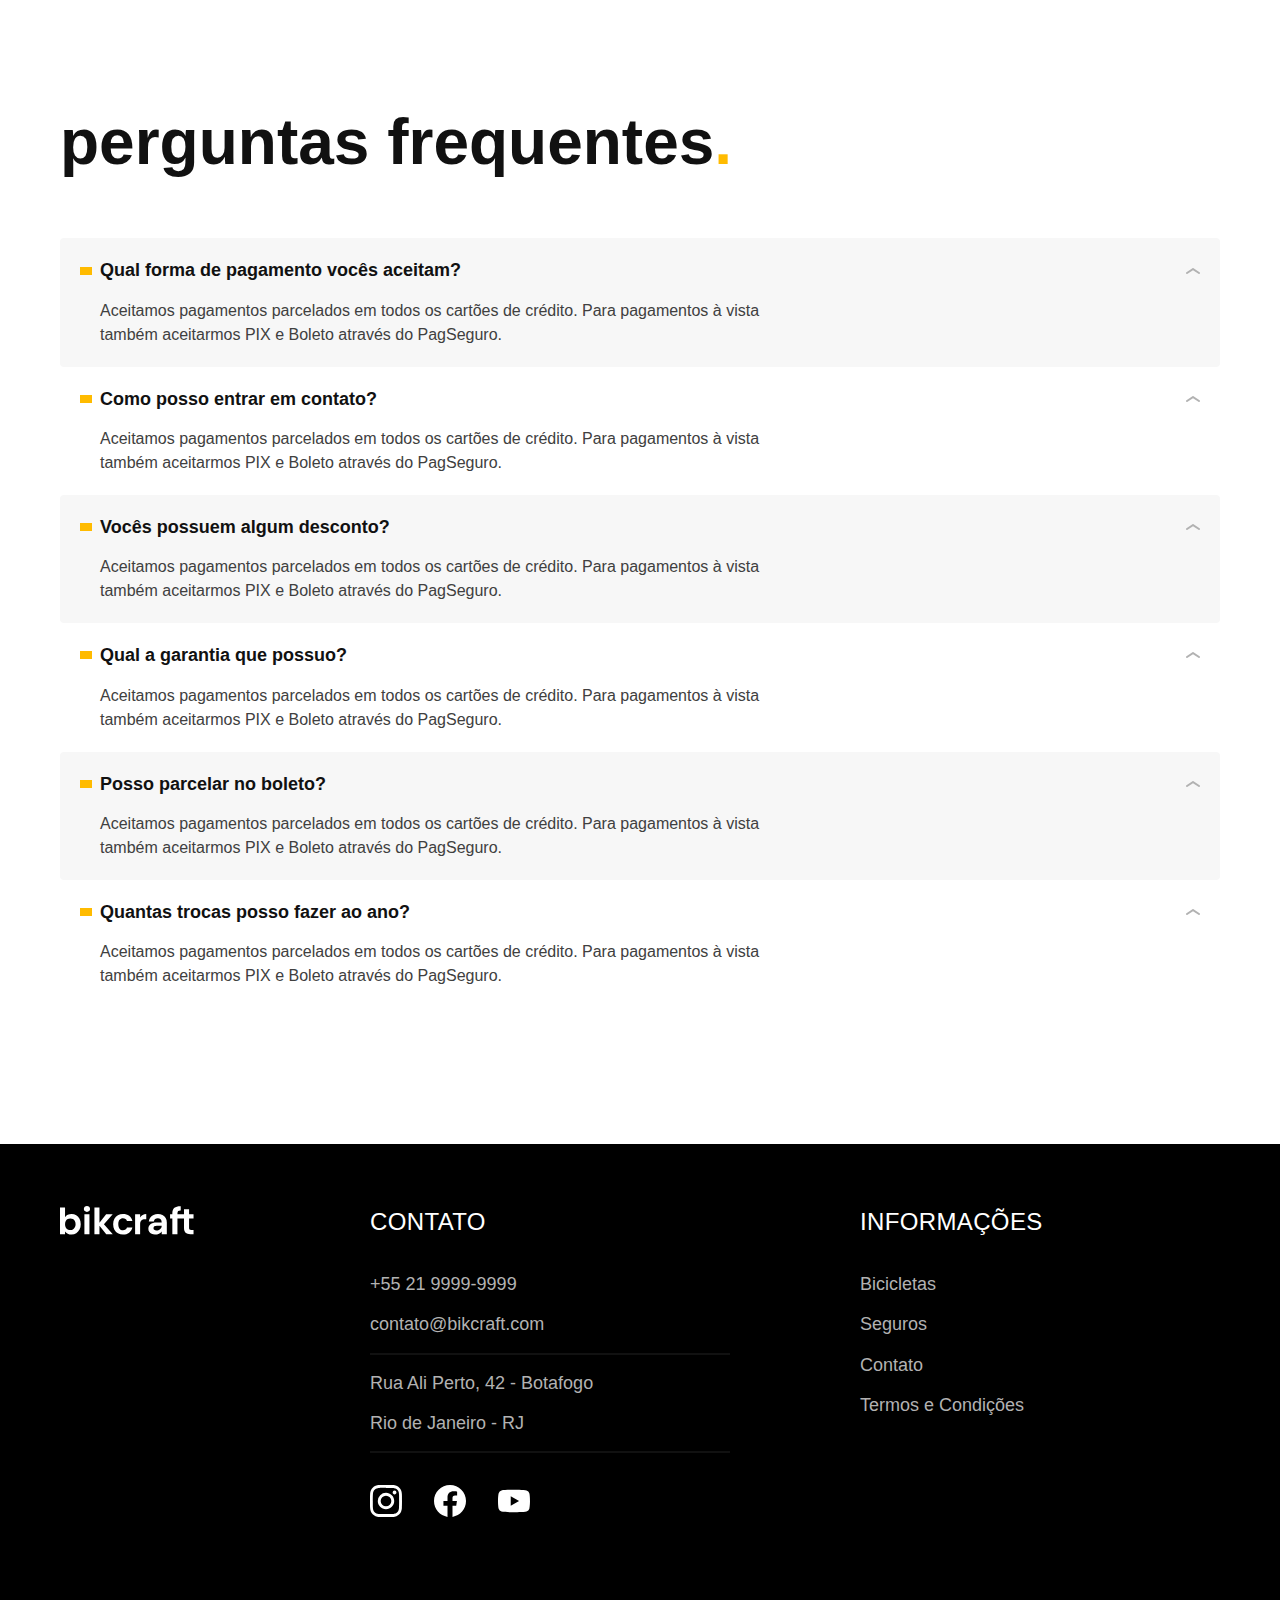
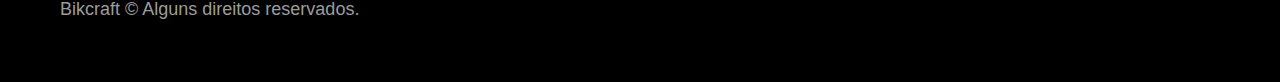
<file: seguros.html>
<!DOCTYPE html>
<html lang="pt-br">

<head>
  <meta charset="UTF-8">
  <meta name="viewport" content="width=device-width, initial-scale=1.0">

  <title>Seguros | Bikcraft</title>
  <meta name="description" content="Seguros.">

  <link rel="stylesheet" href="./css/style.css">
</head>

<body id="seguros">
  <header class="header-bg">
    <div class="header container">
      <a href="./">
        <img src="./img/bikcraft.svg" alt="Bikcraft">
      </a>

      <nav aria-label="primaria">
        <ul class="header-menu font-1-m cor-0">
          <li><a href="./bicicletas.html">Bicicletas</a></li>
          <li><a href="./seguros.html">Seguros</a></li>
          <li><a href="./contato.html">Contato</a></li>
        </ul>
      </nav>
    </div>
  </header>

  <main class="seguros-bg">
    <div class="titulo-bg">
      <div class="titulo container">
        <p class="font-2-l-b cor-5">Escolha o seguro</p>
        <h1 class="font-1-xxl cor-0">você seguro<span class="cor-p1">.</span></h1>
      </div>
    </div>

    <div class="seguros container">

      <div class="seguros-item">
        <h3 class="font-1-xl cor-6">PRATA</h3>
        <span class="font-1-xl cor-0">R$ 199 <span class="font-1-xs cor-6">mensal</span></span>
        <ul class="font-2-m cor-0">
          <li>Duas trocas por ano</li>
          <li>Assistência técnica</li>
          <li>Suporte 08h às 18h</li>
          <li>Cobertura estadual</li>
        </ul>
        <a class="botao secundario" href="./orcamento.html">Inscreva-se</a>
      </div>

      <div class="seguros-item">
        <h3 class="font-1-xl cor-p1">OURO</h3>
        <span class="font-1-xl cor-0">R$ 299 <span class="font-1-xs cor-6">mensal</span></span>
        <ul class="font-2-m cor-0">
          <li>Cinco trocas por ano</li>
          <li>Assistência especial</li>
          <li>Suporte 24h</li>
          <li>Cobertura nacional</li>
          <li>Desconto em parceiros</li>
          <li>Acesso ao Clube Bikcraft</li>
        </ul>
        <a class="botao" href="./orcamento.html">Inscreva-se</a>
      </div>
    </div>
  </main>

  <article class="vantagens-bg">
    <div class="vantagens container">
      <h2 class="font-1-xxl cor-0">vantagens<span class="cor-p1">.</span></h2>
      <ul>
        <li>
          <img src="./img/icones/eletrica.svg" alt="">
          <h3 class="font-1-l cor-0">Reparo Elétrico</h3>
          <p class="font-2-s cor-5">Garantimos o reparo completo do seu motor em caso de falhas. Sabemos que falhas são raras, mas estamos aqui para caso ocorra.</p>
        </li>
        <li>
          <img src="./img/icones/carbono.svg" alt="">
          <h3 class="font-1-l cor-0">Carbono</h3>
          <p class="font-2-s cor-5">Nossos quadros são feitos para durar para sempre. Mas caso algo ocorra, ficamos felizes em reparar.</p>
        </li>
        <li>
          <img src="./img/icones/sustentavel.svg" alt="">
          <h3 class="font-1-l cor-0">Sustentável</h3>
          <p class="font-2-s cor-5">Trabalhamos com a filosofia de desperdício zero. Qualquer parte defeituosa é reciclada e reutilizada em outro projeto.</p>
        </li>
        <li>
          <img src="./img/icones/rastreador.svg" alt="">
          <h3 class="font-1-l cor-0">Rastreador</h3>
          <p class="font-2-s cor-5">Utilizamos o GPS da sua Bikcraft em conjunto com especialistas em segurança para efetuarmos a recuperação.</p>
        </li>
        <li>
          <img src="./img/icones/seguro.svg" alt="">
          <h3 class="font-1-l cor-0">Segurança</h3>
          <p class="font-2-s cor-5">Com o seguro Bikcraft você pode ficar tranquilo em saber que o seu dinheiro não será perdido em casos de roubo.</p>
        </li>
        <li>
          <img src="./img/icones/velocidade.svg" alt="">
          <h3 class="font-1-l cor-0">Rapidez</h3>
          <p class="font-2-s cor-5">A sua Bikcraft ficará pronta para uso no mesmo dia, caso você traga ela para ser reparada em uma das filiais.</p>
        </li>
      </ul>
    </div>
  </article>

  <article class="perguntas container">
    <h2 class="font-1-xxl">perguntas frequentes<span class="cor-p1">.</span></h2>

    <dl>
      <div>
        <dt class="font-1-m-b">Qual forma de pagamento vocês aceitam?</dt>
        <dd class="font-2-s cor-9">Aceitamos pagamentos parcelados em todos os cartões de crédito. Para pagamentos à vista também aceitarmos PIX e Boleto através do PagSeguro.</dd>
      </div>
      <div>
        <dt class="font-1-m-b">Como posso entrar em contato?</dt>
        <dd class="font-2-s cor-9">Aceitamos pagamentos parcelados em todos os cartões de crédito. Para pagamentos à vista também aceitarmos PIX e Boleto através do PagSeguro.</dd>
      </div>
      <div>
        <dt class="font-1-m-b">Vocês possuem algum desconto?</dt>
        <dd class="font-2-s cor-9">Aceitamos pagamentos parcelados em todos os cartões de crédito. Para pagamentos à vista também aceitarmos PIX e Boleto através do PagSeguro.</dd>
      </div>
      <div>
        <dt class="font-1-m-b">Qual a garantia que possuo?</dt>
        <dd class="font-2-s cor-9">Aceitamos pagamentos parcelados em todos os cartões de crédito. Para pagamentos à vista também aceitarmos PIX e Boleto através do PagSeguro.</dd>
      </div>
      <div>
        <dt class="font-1-m-b">Posso parcelar no boleto?</dt>
        <dd class="font-2-s cor-9">Aceitamos pagamentos parcelados em todos os cartões de crédito. Para pagamentos à vista também aceitarmos PIX e Boleto através do PagSeguro.</dd>
      </div>
      <div>
        <dt class="font-1-m-b">Quantas trocas posso fazer ao ano?</dt>
        <dd class="font-2-s cor-9">Aceitamos pagamentos parcelados em todos os cartões de crédito. Para pagamentos à vista também aceitarmos PIX e Boleto através do PagSeguro.</dd>
      </div>
    </dl>
  </article>

  <footer class="footer-bg">
    <div class="footer container">
      <img src="./img/bikcraft.svg" alt="Bikcraft">
      <div class="footer-contato">
        <h3 class="font-2-l-b cor-0">Contato</h3>
        <ul class="font-2-m cor-5">
          <li><a href="tel:+552199999999">+55 21 9999-9999</a></li>
          <li><a href="mailto:contato@bikcraft.com">contato@bikcraft.com</a></li>
          <li>Rua Ali Perto, 42 - Botafogo</li>
          <li>Rio de Janeiro - RJ</li>
        </ul>
        <div class="footer-redes">
          <a href="./">
            <img src="./img/redes/instagram.svg" alt="Instagram">
          </a>
          <a href="./">
            <img src="./img/redes/facebook.svg" alt="Facebook">
          </a>
          <a href="./">
            <img src="./img/redes/youtube.svg" alt="Youtube">
          </a>
        </div>
      </div>
      <div class="footer-informacoes">
        <h3 class="font-2-l-b cor-0">Informações</h3>
        <nav>
          <ul class="font-1-m cor-5">
            <li><a href="./bicicletas.html">Bicicletas</a></li>
            <li><a href="./seguros.html">Seguros</a></li>
            <li><a href="./contato.html">Contato</a></li>
            <li><a href="./termos.html">Termos e Condições</a></li>
          </ul>
        </nav>
      </div>
      <p class="footer-copy font-2-m cor-6">Bikcraft © Alguns direitos reservados.</p>
    </div>
  </footer>
</body>

</html>
</file>
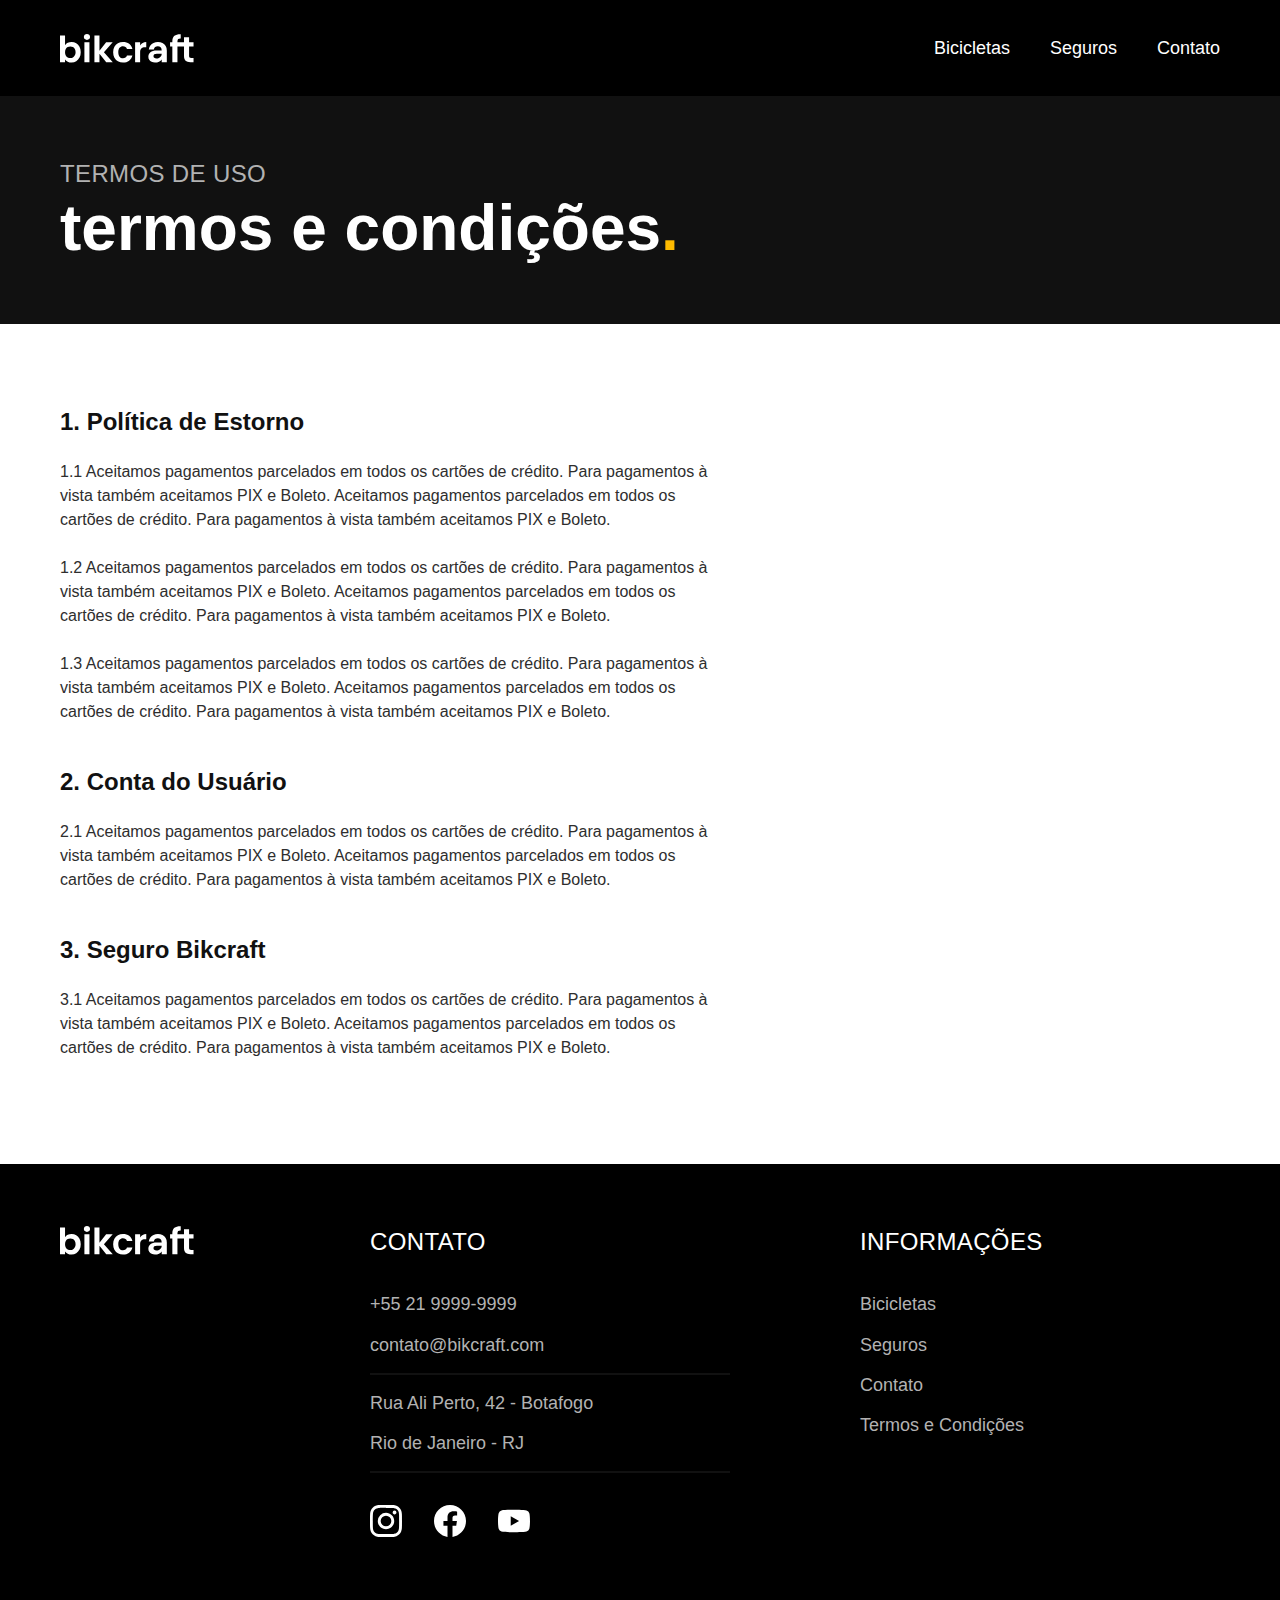
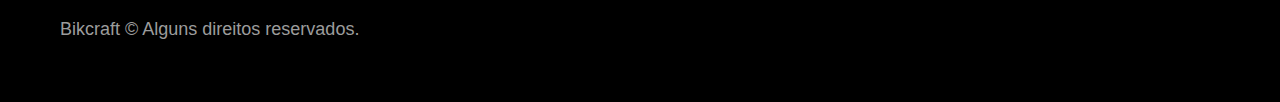
<file: termos.html>
<!DOCTYPE html>
<html lang="pt-br">

<head>
  <meta charset="UTF-8">
  <meta http-equiv="X-UA-Compatible" content="IE=edge">
  <meta name="viewport" content="width=device-width, initial-scale=1.0">
  <title>Termos</title>
  <link rel="stylesheet" href="./css/style.css">
</head>

<body id="termos">
  <header class="header-bg">
    <div class="header container">
      <a href="./">
        <img src="./img/bikcraft.svg" alt="Bikcraft">
      </a>

      <nav aria-label="primaria">
        <ul class="header-menu font-1-m cor-0">
          <li><a href="./bicicletas.html">Bicicletas</a></li>
          <li><a href="./seguros.html">Seguros</a></li>
          <li><a href="./contato.html">Contato</a></li>
        </ul>
      </nav>
    </div>
  </header>

  <main>
    <div class="titulo-bg">
      <div class="titulo container">
        <p class="font-2-l-b cor-5">Termos de uso</p>
        <h1 class="font-1-xxl cor-0">termos e condições<span class="cor-p1">.</span></h1>
      </div>
    </div>

    <div class="termos font-2-s cor-10 container">
      <h2 class="font-1-l cor-11">1. Política de Estorno</h2>
      <p>1.1 Aceitamos pagamentos parcelados em todos os cartões de crédito. Para pagamentos à vista também aceitamos PIX e Boleto. Aceitamos pagamentos parcelados em todos os cartões de crédito. Para pagamentos à vista também aceitamos PIX e Boleto.</p>
      <p>1.2 Aceitamos pagamentos parcelados em todos os cartões de crédito. Para pagamentos à vista também aceitamos PIX e Boleto. Aceitamos pagamentos parcelados em todos os cartões de crédito. Para pagamentos à vista também aceitamos PIX e Boleto.</p>
      <p>1.3 Aceitamos pagamentos parcelados em todos os cartões de crédito. Para pagamentos à vista também aceitamos PIX e Boleto. Aceitamos pagamentos parcelados em todos os cartões de crédito. Para pagamentos à vista também aceitamos PIX e Boleto.</p>
      <h2 class="font-1-l cor-11">2. Conta do Usuário</h2>
      <p>2.1 Aceitamos pagamentos parcelados em todos os cartões de crédito. Para pagamentos à vista também aceitamos PIX e Boleto. Aceitamos pagamentos parcelados em todos os cartões de crédito. Para pagamentos à vista também aceitamos PIX e Boleto.</p>
      <h2 class="font-1-l cor-11">3. Seguro Bikcraft</h2>
      <p>3.1 Aceitamos pagamentos parcelados em todos os cartões de crédito. Para pagamentos à vista também aceitamos PIX e Boleto. Aceitamos pagamentos parcelados em todos os cartões de crédito. Para pagamentos à vista também aceitamos PIX e Boleto.</p>
    </div>
  </main>

  <footer class="footer-bg">
    <div class="footer container">
      <img src="./img/bikcraft.svg" alt="Bikcraft">
      <div class="footer-contato">
        <h3 class="font-2-l-b cor-0">Contato</h3>
        <ul class="font-2-m cor-5">
          <li><a href="tel:+552199999999">+55 21 9999-9999</a></li>
          <li><a href="mailto:contato@bikcraft.com">contato@bikcraft.com</a></li>
          <li>Rua Ali Perto, 42 - Botafogo</li>
          <li>Rio de Janeiro - RJ</li>
        </ul>
        <div class="footer-redes">
          <a href="./">
            <img src="./img/redes/instagram.svg" alt="Instagram">
          </a>
          <a href="./">
            <img src="./img/redes/facebook.svg" alt="Facebook">
          </a>
          <a href="./">
            <img src="./img/redes/youtube.svg" alt="Youtube">
          </a>
        </div>
      </div>
      <div class="footer-informacoes">
        <h3 class="font-2-l-b cor-0">Informações</h3>
        <nav>
          <ul class="font-1-m cor-5">
            <li><a href="./bicicletas.html">Bicicletas</a></li>
            <li><a href="./seguros.html">Seguros</a></li>
            <li><a href="./contato.html">Contato</a></li>
            <li><a href="./termos.html">Termos e Condições</a></li>
          </ul>
        </nav>
      </div>
      <p class="footer-copy font-2-m cor-6">Bikcraft © Alguns direitos reservados.</p>
    </div>
  </footer>
</body>

</html>
</file>
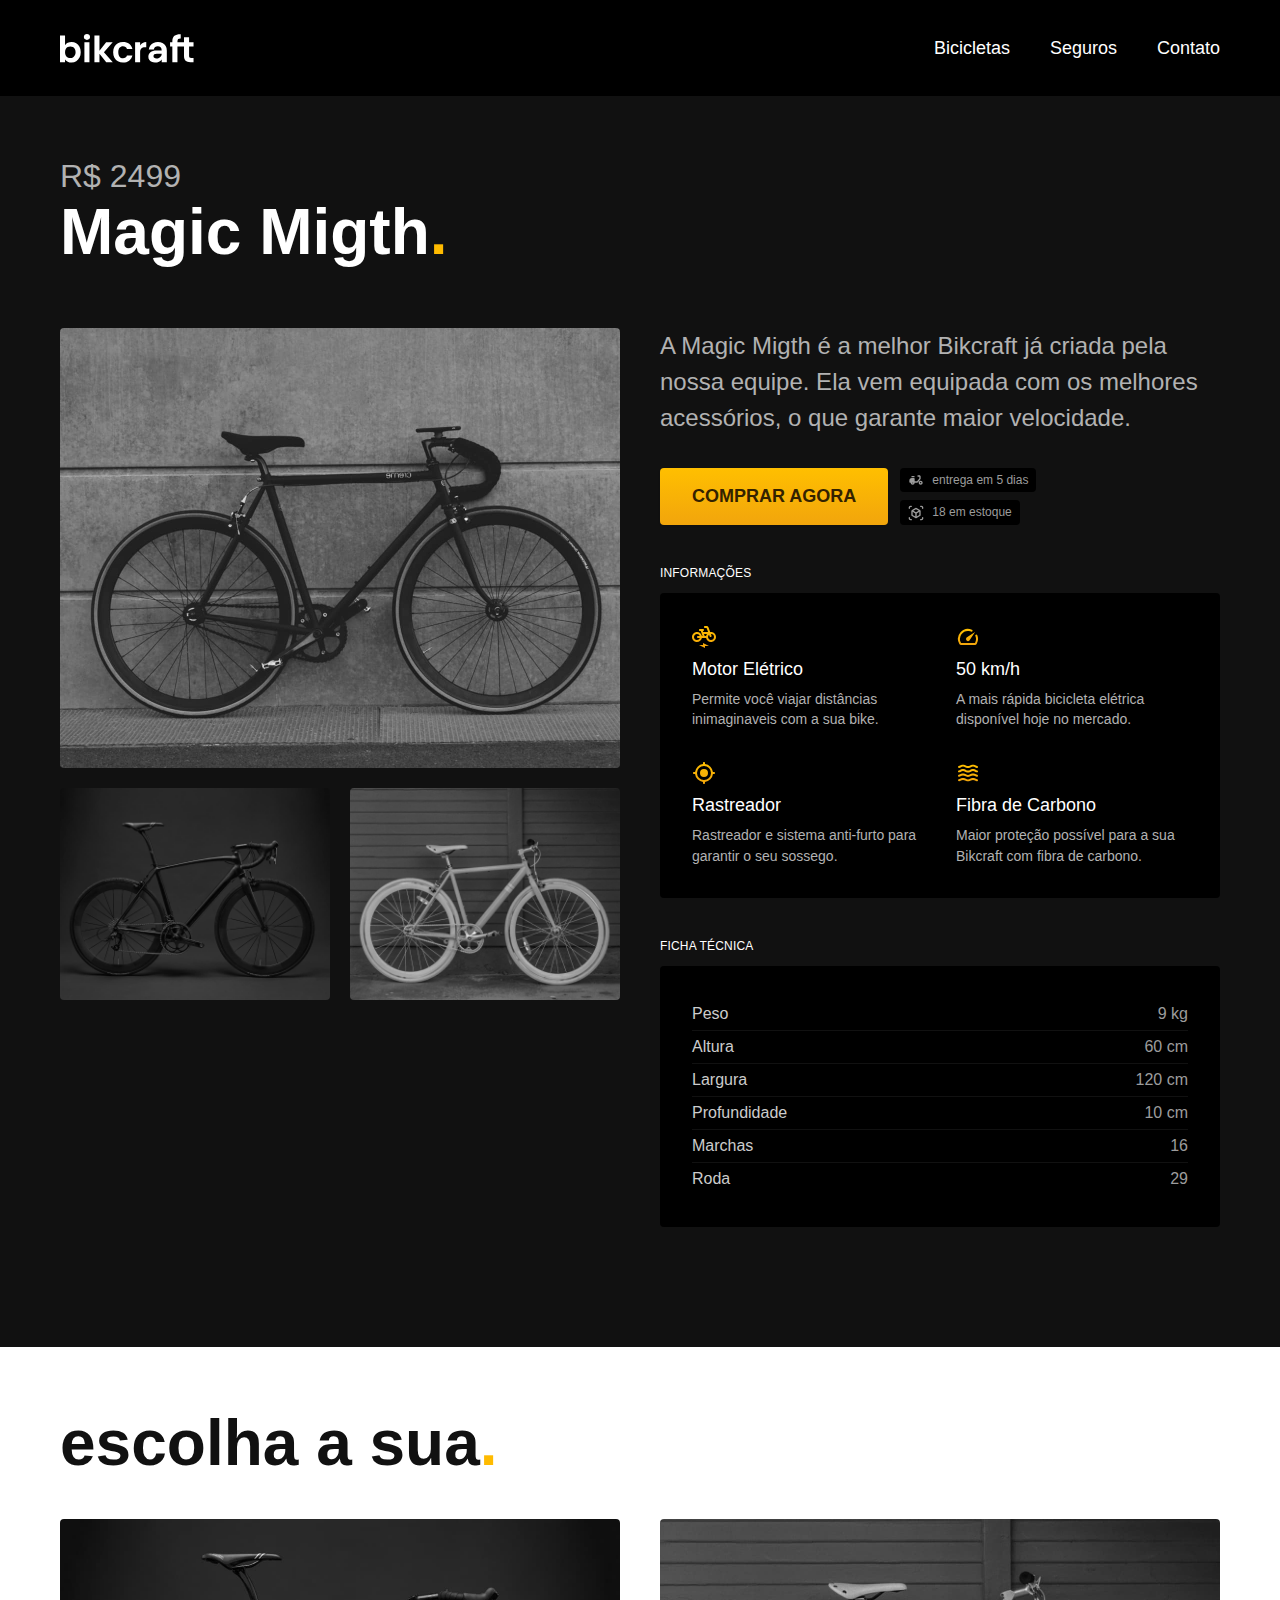
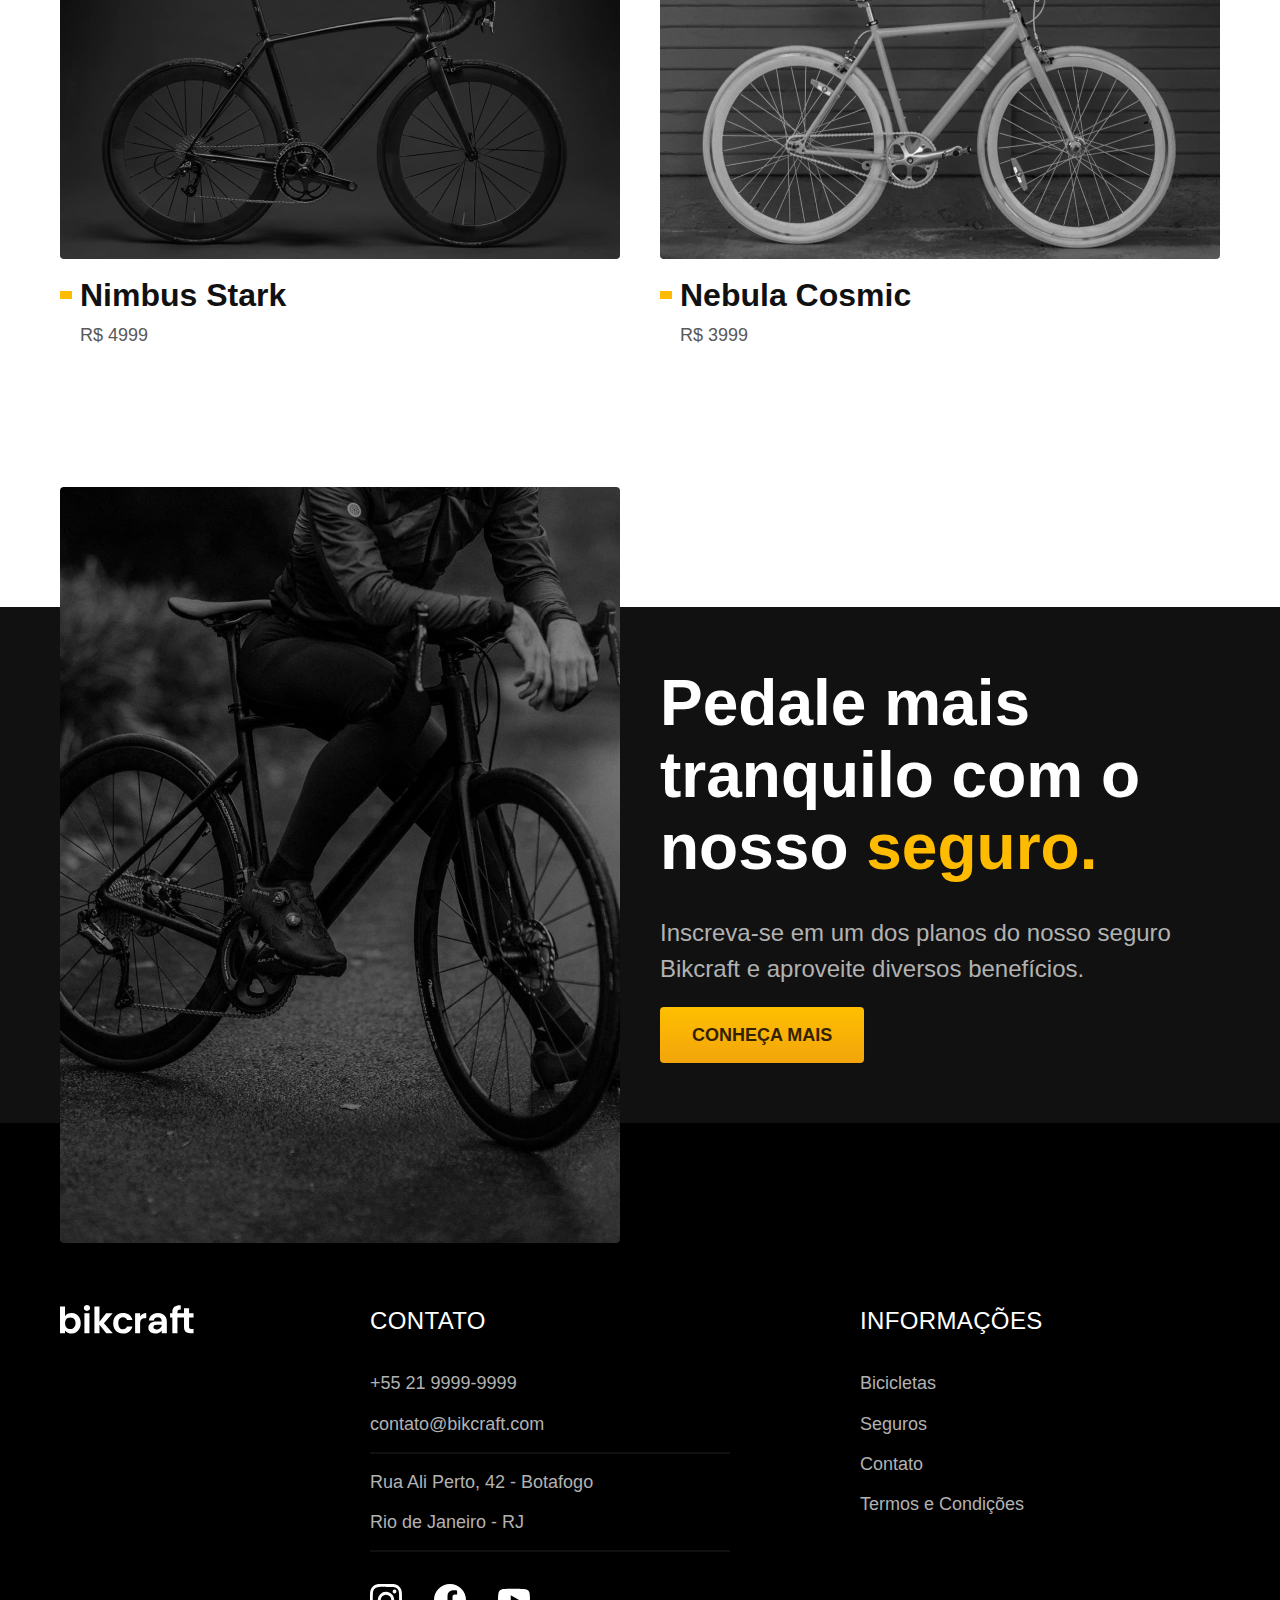
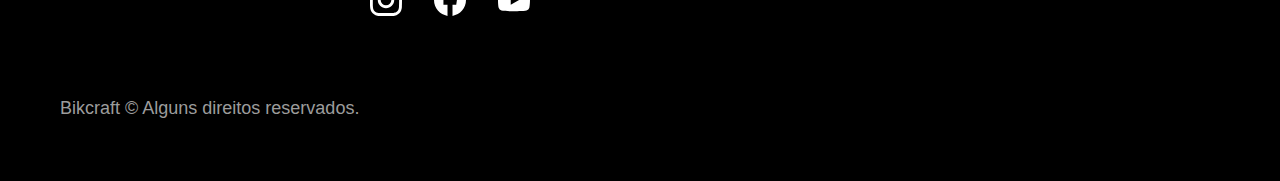
<file: bicicletas/magic.html>
<!DOCTYPE html>
<html lang="pt-br">

<head>
  <meta charset="UTF-8">
  <meta name="viewport" content="width=device-width, initial-scale=1.0">
  <meta http-equiv="X-UA-Compatible" content="IE=edge">
  <title>Magic | Bikcraft</title>
  <meta name="description" content="Termos e condições.">

  <link rel="stylesheet" href="../css/style.css">
</head>

<body id="bicicleta">
  <header class="header-bg">
    <div class="header container">
      <a href="../">
        <img src="../img/bikcraft.svg" alt="Bikcraft">
      </a>

      <nav aria-label="primaria">
        <ul class="header-menu font-1-m cor-0">
          <li><a href="../bicicletas.html">Bicicletas</a></li>
          <li><a href="../seguros.html">Seguros</a></li>
          <li><a href="../contato.html">Contato</a></li>
        </ul>
      </nav>
    </div>
  </header>

  <main class="titulo-bg">
    <div>
      <div class="titulo container">
        <p class="font-2-xl cor-5">R$ 2499</p>
        <h1 class="font-1-xxl cor-0">Magic Migth<span class="cor-p1">.</span></h1>
      </div>
    </div>
    <div class="bicicleta container">
      <div class="bicicleta-imagens">
        <img src="../img/bicicleta/nimbus2.jpg" alt="">
        <img src="../img/bicicleta/nimbus1.jpg" alt="">
        <img src="../img/bicicleta/nimbus3.jpg" alt="">
      </div>
      <div class="bicicleta-conteudo">
        <p class="font-2-l cor-5">A Magic Migth é a melhor Bikcraft já criada pela nossa equipe. Ela vem equipada com os melhores acessórios, o que garante maior velocidade.</p>
        <div class="bicicleta-comprar">
          <a class="botao" href="../orcamento.html">Comprar Agora</a>
          <span class="font-1-xs cor-6"><img src="../img/icones/entrega.svg" alt=""> entrega em 5 dias</span>
          <span class="font-1-xs cor-6"><img src="../img/icones/estoque.svg" alt=""> 18 em estoque</span>
        </div>

        <h2 class="font-1-xs cor-0">Informações</h2>
        <ul class="bicicleta-informacoes">
          <li>
            <img src="../img/icones/eletrica.svg" alt="">
            <h3 class="font-1-m cor-0">Motor Elétrico</h3>
            <p class="font-2-xs cor-5">Permite você viajar distâncias inimaginaveis com a sua bike.</p>
          </li>
          <li>
            <img src="../img/icones/velocidade.svg" alt="">
            <h3 class="font-1-m cor-0">50 km/h</h3>
            <p class="font-2-xs cor-5">A mais rápida bicicleta elétrica disponível hoje no mercado.</p>
          </li>
          <li>
            <img src="../img/icones/rastreador.svg" alt="">
            <h3 class="font-1-m cor-0">Rastreador</h3>
            <p class="font-2-xs cor-5">Rastreador e sistema anti-furto para garantir o seu sossego.</p>
          </li>
          <li>
            <img src="../img/icones/carbono.svg" alt="">
            <h3 class="font-1-m cor-0">Fibra de Carbono</h3>
            <p class="font-2-xs cor-5">Maior proteção possível para a sua Bikcraft com fibra de carbono.</p>
          </li>
        </ul>
        <h2 class="font-1-xs cor-0">Ficha Técnica</h2>
        <ul class="bicicleta-ficha font-2-s cor-4">
          <li>Peso <span>9 kg</span></li>
          <li>Altura <span>60 cm</span></li>
          <li>Largura <span>120 cm</span></li>
          <li>Profundidade <span>10 cm</span></li>
          <li>Marchas <span>16</span></li>
          <li>Roda <span>29</span></li>
        </ul>
      </div>
    </div>
  </main>

  <article class="bicicletas-lista container">
    <h2 class="font-1-xxl">escolha a sua<span class="cor-p1">.</span></h2>

    <ul>
      <li>
        <a href="./nimbus.html">
          <img src="../img/bicicletas/nimbus.jpg" alt="Bicicleta preta">
          <h3 class="font-1-xl">Nimbus Stark</h3>
          <span class="font-2-m cor-8">R$ 4999</span>
        </a>
      </li>
      <li>
        <a href="./nebula.html">
          <img src="../img/bicicletas/nebula.jpg" alt="Bicicleta preta">
          <h3 class="font-1-xl">Nebula Cosmic</h3>
          <span class="font-2-m cor-8">R$ 3999</span>
        </a>
      </li>
    </ul>
  </article>

  <article class="seguro-bg">
    <div class="seguro container">
      <div class="seguro-imagem">
        <img src="../img/fotos/seguros.jpg" alt="Pessoa parada em cima de uma bicicleta.">
      </div>
      <div class="seguro-conteudo">
        <h2 class="font-1-xxl cor-0">Pedale mais tranquilo com o nosso <span class="cor-p1">seguro.</span></h2>
        <p class="font-2-l cor-5">Inscreva-se em um dos planos do nosso seguro Bikcraft e aproveite diversos benefícios.</p>
        <a class="botao" href="../seguros.html">Conheça Mais</a>
      </div>
    </div>
  </article>

  <footer class="footer-bg">
    <div class="footer container">
      <img src="../img/bikcraft.svg" alt="Bikcraft">
      <div class="footer-contato">
        <h3 class="font-2-l-b cor-0">Contato</h3>
        <ul class="font-2-m cor-5">
          <li><a href="tel:+552199999999">+55 21 9999-9999</a></li>
          <li><a href="mailto:contato@bikcraft.com">contato@bikcraft.com</a></li>
          <li>Rua Ali Perto, 42 - Botafogo</li>
          <li>Rio de Janeiro - RJ</li>
        </ul>
        <div class="footer-redes">
          <a href="../">
            <img src="../img/redes/instagram.svg" alt="Instagram">
          </a>
          <a href="../">
            <img src="../img/redes/facebook.svg" alt="Facebook">
          </a>
          <a href="../">
            <img src="../img/redes/youtube.svg" alt="Youtube">
          </a>
        </div>
      </div>
      <div class="footer-informacoes">
        <h3 class="font-2-l-b cor-0">Informações</h3>
        <nav>
          <ul class="font-1-m cor-5">
            <li><a href="../bicicletas.html">Bicicletas</a></li>
            <li><a href="../seguros.html">Seguros</a></li>
            <li><a href="../contato.html">Contato</a></li>
            <li><a href="../termos.html">Termos e Condições</a></li>
          </ul>
        </nav>
      </div>
      <p class="footer-copy font-2-m cor-6">Bikcraft © Alguns direitos reservados.</p>
    </div>
  </footer>
</body>

</html>
</file>
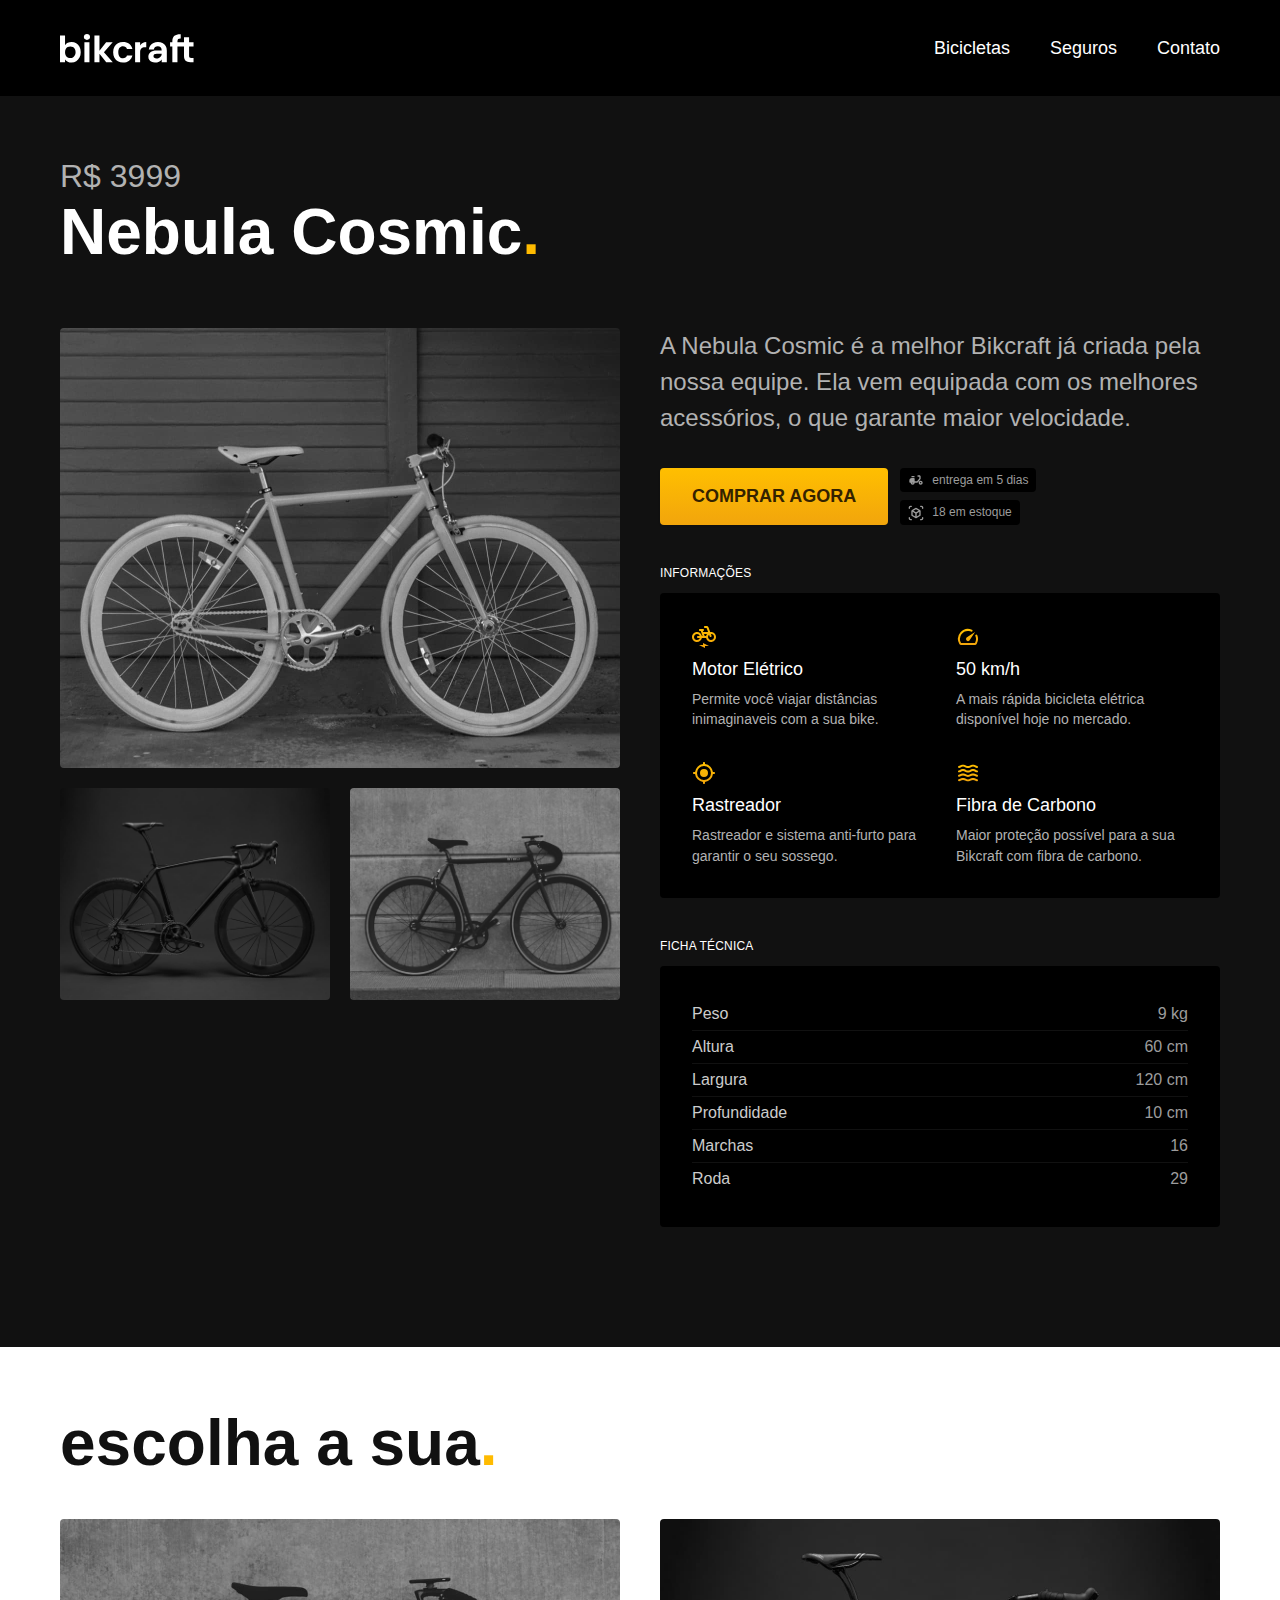
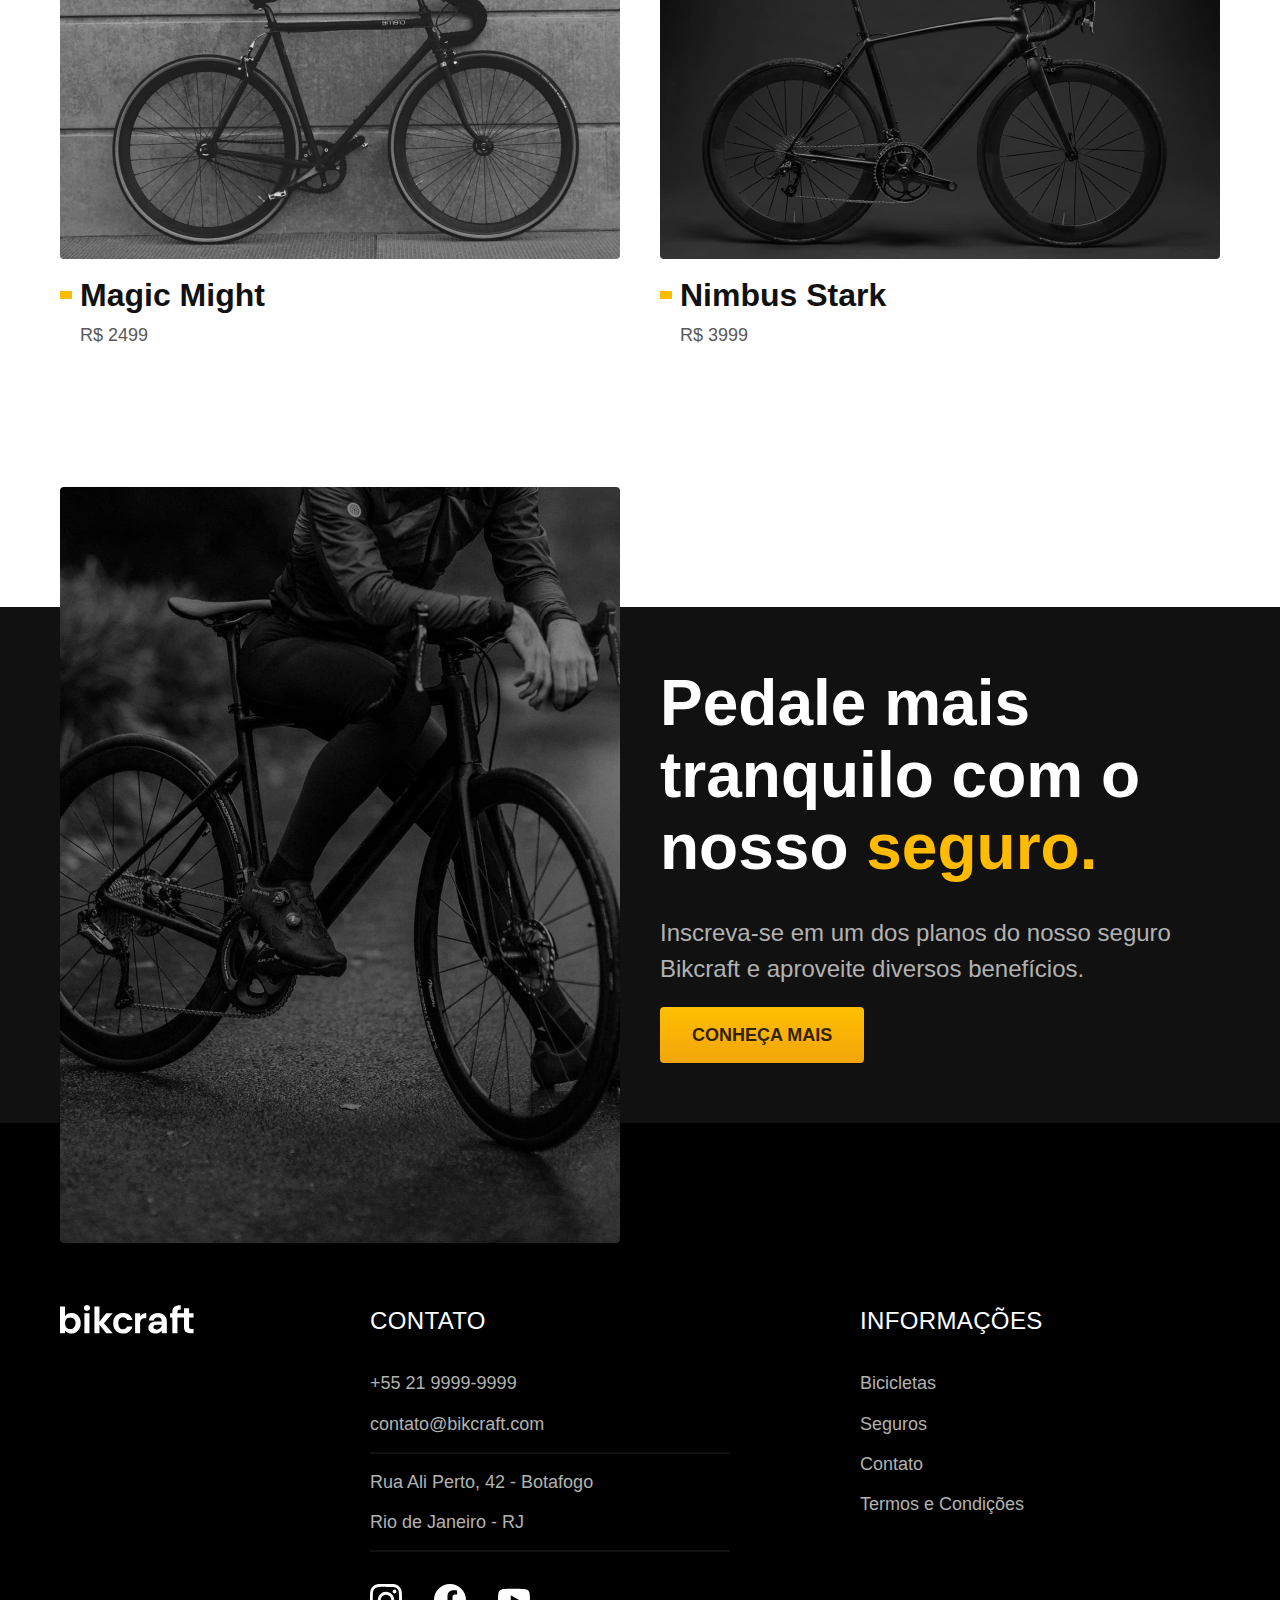
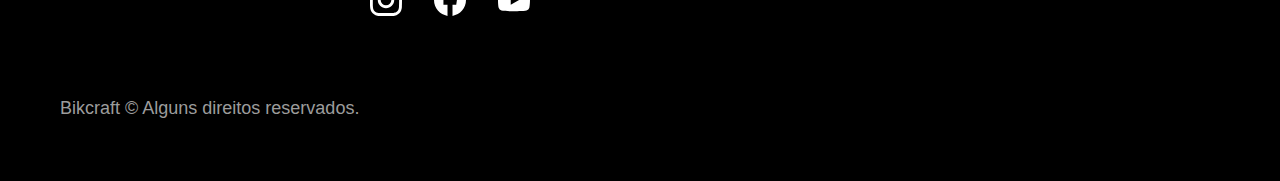
<file: bicicletas/nebula.html>
<!DOCTYPE html>
<html lang="pt-br">

<head>
  <meta charset="UTF-8">
  <meta name="viewport" content="width=device-width, initial-scale=1.0">
  <meta http-equiv="X-UA-Compatible" content="IE=edge">
  <title>Nebula | Bikcraft</title>
  <meta name="description" content="Termos e condições.">

  <link rel="stylesheet" href="../css/style.css">
</head>

<body id="bicicleta">
  <header class="header-bg">
    <div class="header container">
      <a href="../">
        <img src="../img/bikcraft.svg" alt="Bikcraft">
      </a>

      <nav aria-label="primaria">
        <ul class="header-menu font-1-m cor-0">
          <li><a href="../bicicletas.html">Bicicletas</a></li>
          <li><a href="../seguros.html">Seguros</a></li>
          <li><a href="../contato.html">Contato</a></li>
        </ul>
      </nav>
    </div>
  </header>

  <main class="titulo-bg">
    <div>
      <div class="titulo container">
        <p class="font-2-xl cor-5">R$ 3999</p>
        <h1 class="font-1-xxl cor-0">Nebula Cosmic<span class="cor-p1">.</span></h1>
      </div>
    </div>
    <div class="bicicleta container">
      <div class="bicicleta-imagens">
        <img src="../img/bicicleta/nimbus3.jpg" alt="">
        <img src="../img/bicicleta/nimbus1.jpg" alt="">
        <img src="../img/bicicleta/nimbus2.jpg" alt="">
      </div>
      <div class="bicicleta-conteudo">
        <p class="font-2-l cor-5">A Nebula Cosmic é a melhor Bikcraft já criada pela nossa equipe. Ela vem equipada com os melhores acessórios, o que garante maior velocidade.</p>
        <div class="bicicleta-comprar">
          <a class="botao" href="../orcamento.html">Comprar Agora</a>
          <span class="font-1-xs cor-6"><img src="../img/icones/entrega.svg" alt=""> entrega em 5 dias</span>
          <span class="font-1-xs cor-6"><img src="../img/icones/estoque.svg" alt=""> 18 em estoque</span>
        </div>

        <h2 class="font-1-xs cor-0">Informações</h2>
        <ul class="bicicleta-informacoes">
          <li>
            <img src="../img/icones/eletrica.svg" alt="">
            <h3 class="font-1-m cor-0">Motor Elétrico</h3>
            <p class="font-2-xs cor-5">Permite você viajar distâncias inimaginaveis com a sua bike.</p>
          </li>
          <li>
            <img src="../img/icones/velocidade.svg" alt="">
            <h3 class="font-1-m cor-0">50 km/h</h3>
            <p class="font-2-xs cor-5">A mais rápida bicicleta elétrica disponível hoje no mercado.</p>
          </li>
          <li>
            <img src="../img/icones/rastreador.svg" alt="">
            <h3 class="font-1-m cor-0">Rastreador</h3>
            <p class="font-2-xs cor-5">Rastreador e sistema anti-furto para garantir o seu sossego.</p>
          </li>
          <li>
            <img src="../img/icones/carbono.svg" alt="">
            <h3 class="font-1-m cor-0">Fibra de Carbono</h3>
            <p class="font-2-xs cor-5">Maior proteção possível para a sua Bikcraft com fibra de carbono.</p>
          </li>
        </ul>
        <h2 class="font-1-xs cor-0">Ficha Técnica</h2>
        <ul class="bicicleta-ficha font-2-s cor-4">
          <li>Peso <span>9 kg</span></li>
          <li>Altura <span>60 cm</span></li>
          <li>Largura <span>120 cm</span></li>
          <li>Profundidade <span>10 cm</span></li>
          <li>Marchas <span>16</span></li>
          <li>Roda <span>29</span></li>
        </ul>
      </div>
    </div>
  </main>

  <article class="bicicletas-lista container">
    <h2 class="font-1-xxl">escolha a sua<span class="cor-p1">.</span></h2>

    <ul>
      <li>
        <a href="./magic.html">
          <img src="../img/bicicletas/magic.jpg" alt="Bicicleta preta">
          <h3 class="font-1-xl">Magic Might</h3>
          <span class="font-2-m cor-8">R$ 2499</span>
        </a>
      </li>
      <li>
        <a href="./nimbus.html">
          <img src="../img/bicicletas/nimbus.jpg" alt="Bicicleta preta">
          <h3 class="font-1-xl">Nimbus Stark</h3>
          <span class="font-2-m cor-8">R$ 3999</span>
        </a>
      </li>
    </ul>
  </article>

  <article class="seguro-bg">
    <div class="seguro container">
      <div class="seguro-imagem">
        <img src="../img/fotos/seguros.jpg" alt="Pessoa parada em cima de uma bicicleta.">
      </div>
      <div class="seguro-conteudo">
        <h2 class="font-1-xxl cor-0">Pedale mais tranquilo com o nosso <span class="cor-p1">seguro.</span></h2>
        <p class="font-2-l cor-5">Inscreva-se em um dos planos do nosso seguro Bikcraft e aproveite diversos benefícios.</p>
        <a class="botao" href="../seguros.html">Conheça Mais</a>
      </div>
    </div>
  </article>

  <footer class="footer-bg">
    <div class="footer container">
      <img src="../img/bikcraft.svg" alt="Bikcraft">
      <div class="footer-contato">
        <h3 class="font-2-l-b cor-0">Contato</h3>
        <ul class="font-2-m cor-5">
          <li><a href="tel:+552199999999">+55 21 9999-9999</a></li>
          <li><a href="mailto:contato@bikcraft.com">contato@bikcraft.com</a></li>
          <li>Rua Ali Perto, 42 - Botafogo</li>
          <li>Rio de Janeiro - RJ</li>
        </ul>
        <div class="footer-redes">
          <a href="../">
            <img src="../img/redes/instagram.svg" alt="Instagram">
          </a>
          <a href="../">
            <img src="../img/redes/facebook.svg" alt="Facebook">
          </a>
          <a href="../">
            <img src="../img/redes/youtube.svg" alt="Youtube">
          </a>
        </div>
      </div>
      <div class="footer-informacoes">
        <h3 class="font-2-l-b cor-0">Informações</h3>
        <nav>
          <ul class="font-1-m cor-5">
            <li><a href="../bicicletas.html">Bicicletas</a></li>
            <li><a href="../seguros.html">Seguros</a></li>
            <li><a href="../contato.html">Contato</a></li>
            <li><a href="../termos.html">Termos e Condições</a></li>
          </ul>
        </nav>
      </div>
      <p class="footer-copy font-2-m cor-6">Bikcraft © Alguns direitos reservados.</p>
    </div>
  </footer>
</body>

</html>
</file>
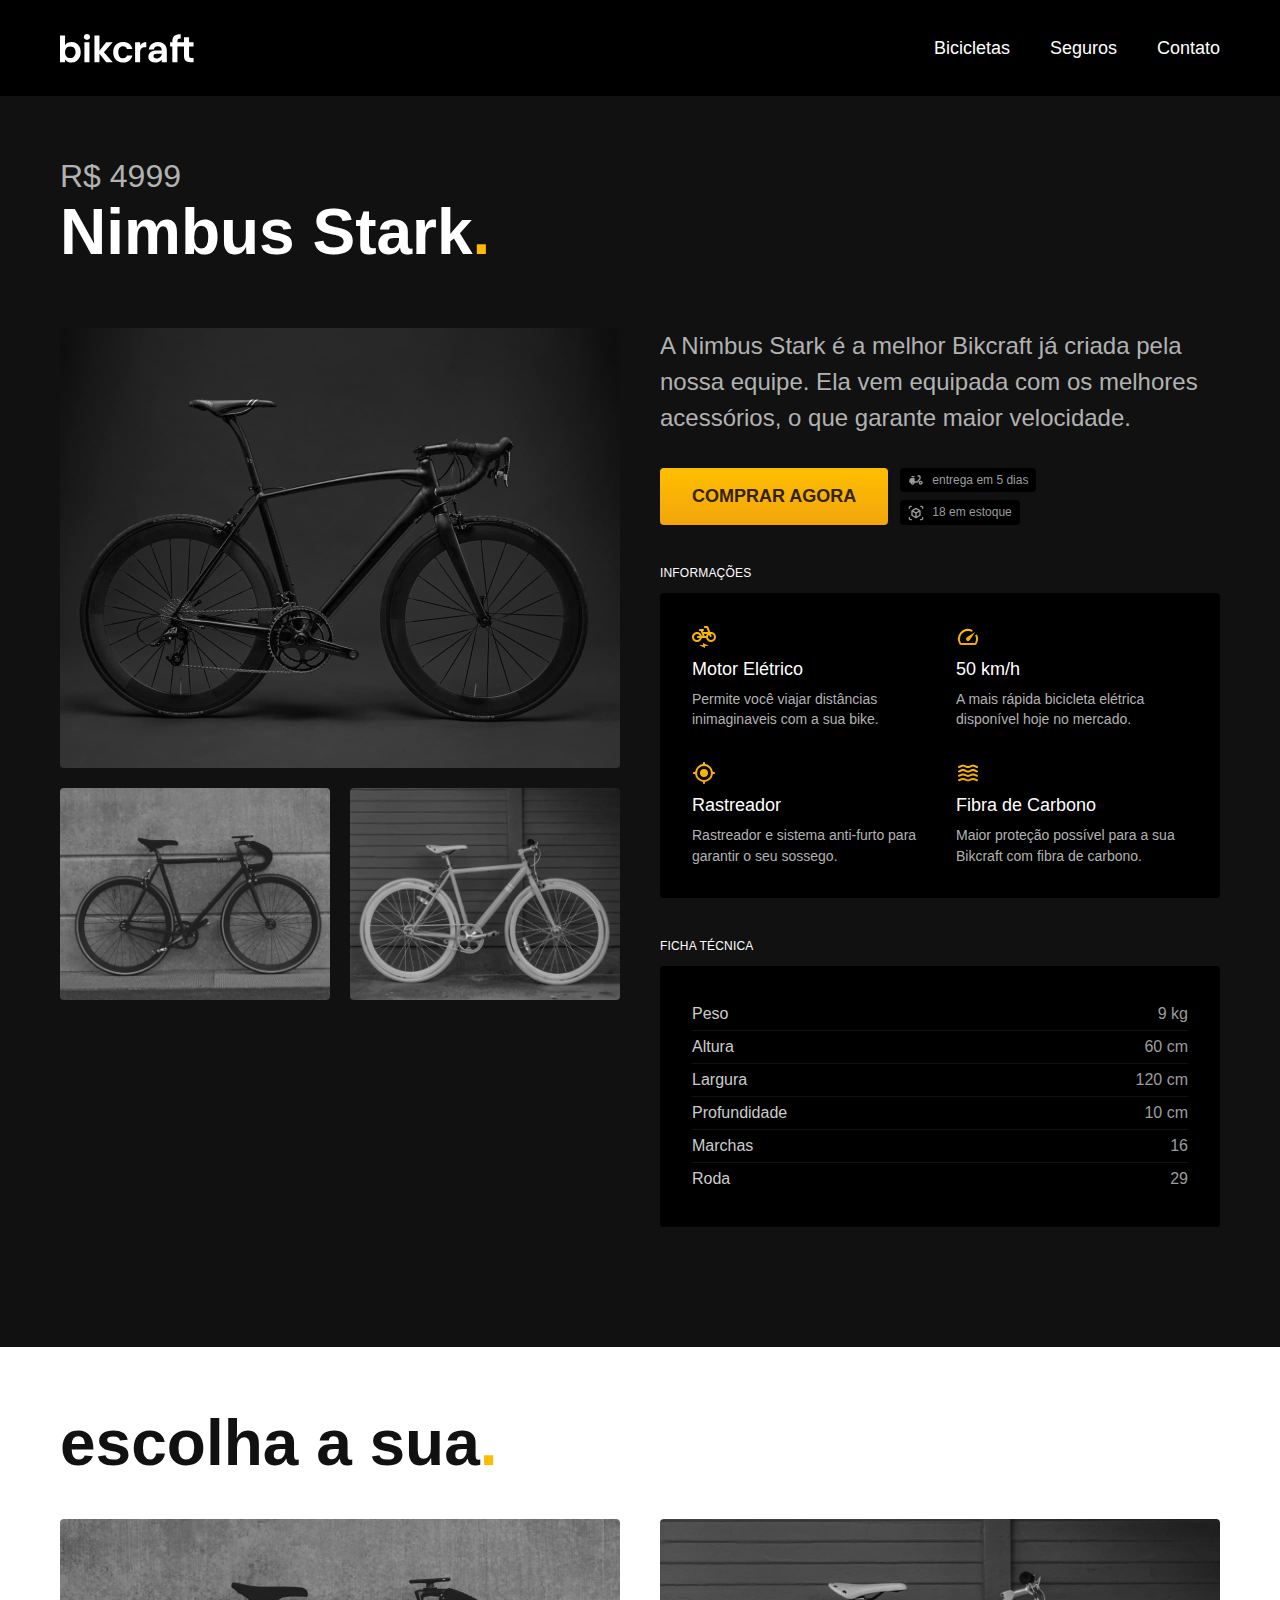
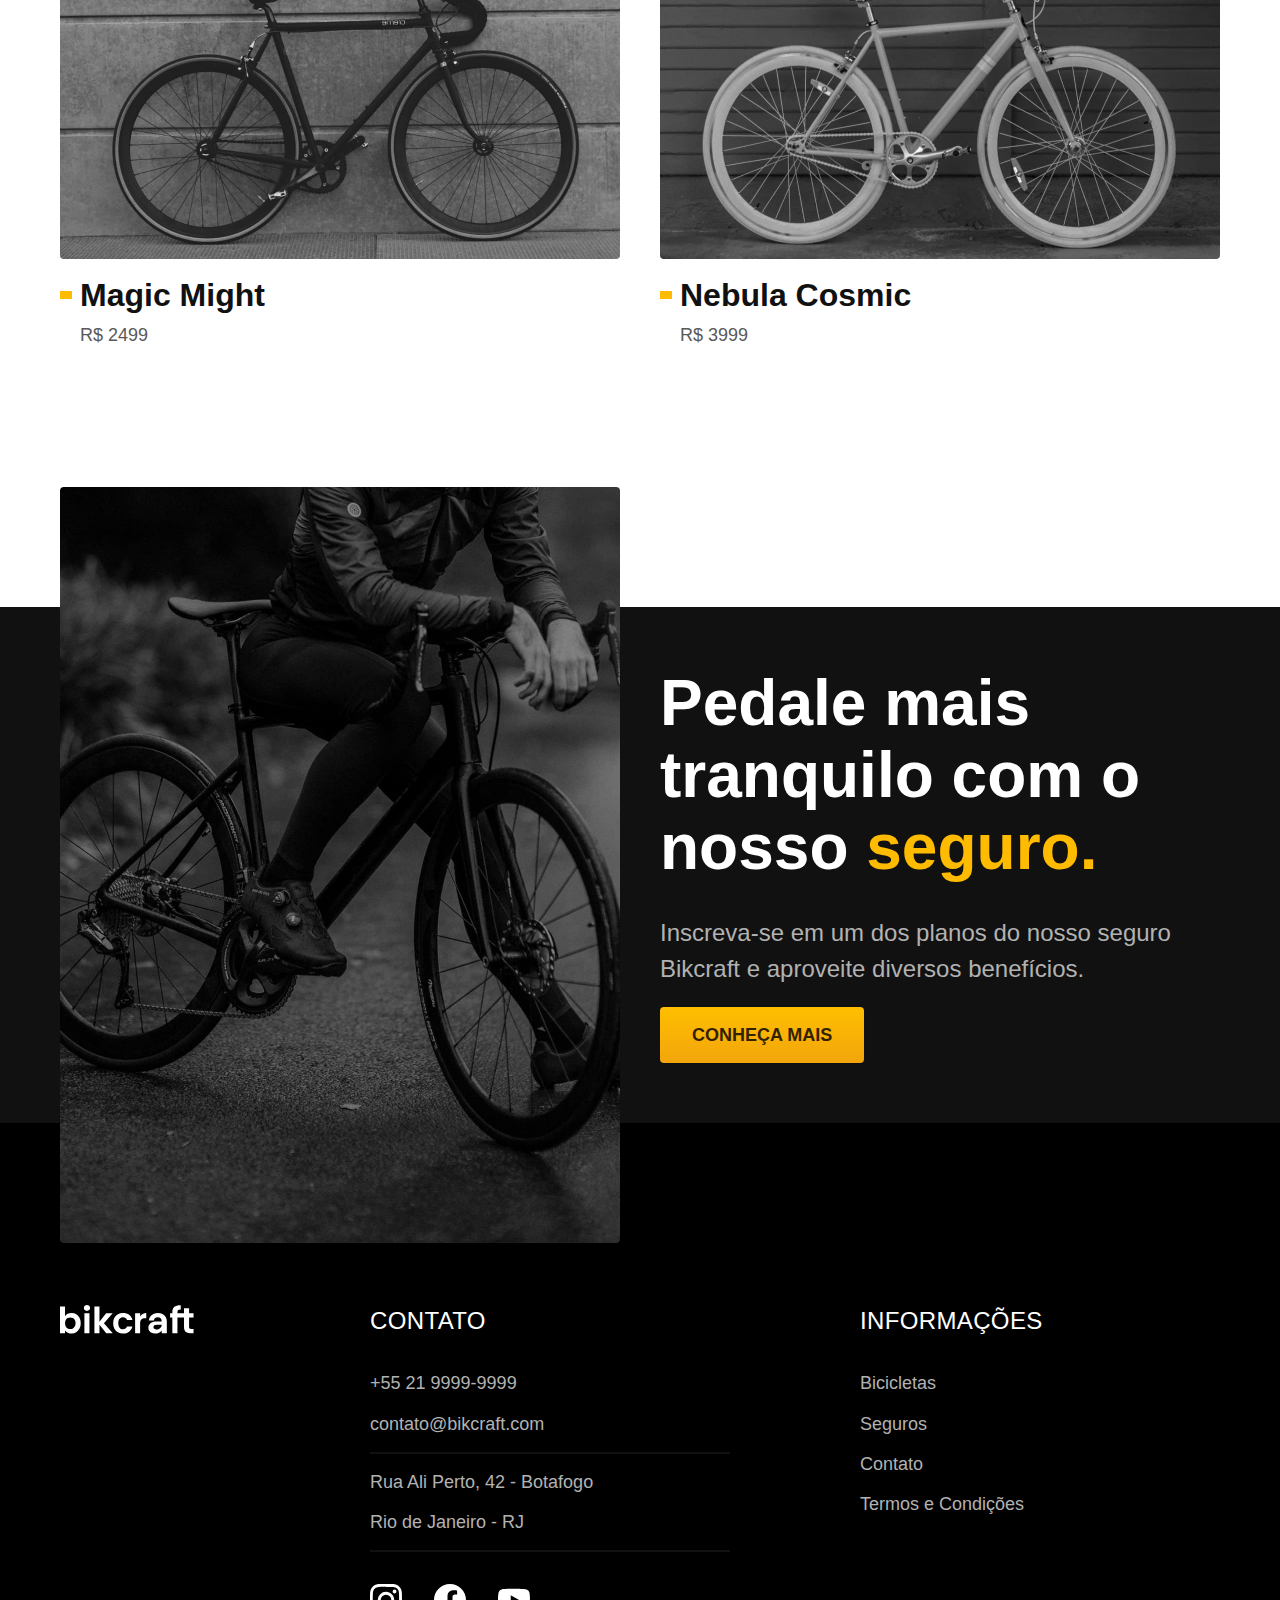
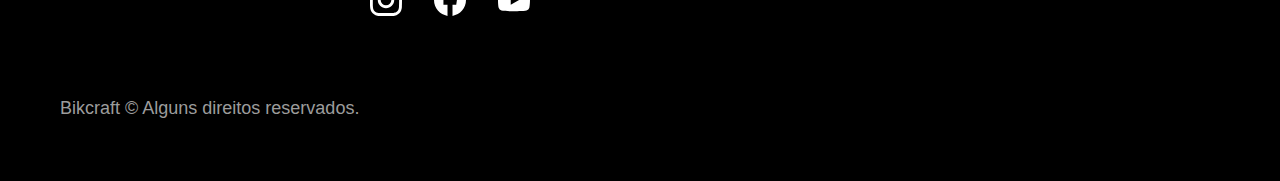
<file: bicicletas/nimbus.html>
<!DOCTYPE html>
<html lang="pt-br">

<head>
  <meta charset="UTF-8">
  <meta name="viewport" content="width=device-width, initial-scale=1.0">
  <meta http-equiv="X-UA-Compatible" content="IE=edge">
  <title>Nimbus | Bikcraft</title>
  <meta name="description" content="Termos e condições.">

  <link rel="stylesheet" href="../css/style.css">
</head>

<body id="bicicleta">
  <header class="header-bg">
    <div class="header container">
      <a href="../">
        <img src="../img/bikcraft.svg" alt="Bikcraft">
      </a>

      <nav aria-label="primaria">
        <ul class="header-menu font-1-m cor-0">
          <li><a href="../bicicletas.html">Bicicletas</a></li>
          <li><a href="../seguros.html">Seguros</a></li>
          <li><a href="../contato.html">Contato</a></li>
        </ul>
      </nav>
    </div>
  </header>

  <main class="titulo-bg">
    <div>
      <div class="titulo container">
        <p class="font-2-xl cor-5">R$ 4999</p>
        <h1 class="font-1-xxl cor-0">Nimbus Stark<span class="cor-p1">.</span></h1>
      </div>
    </div>
    <div class="bicicleta container">
      <div class="bicicleta-imagens">
        <img src="../img/bicicleta/nimbus1.jpg" alt="">
        <img src="../img/bicicleta/nimbus2.jpg" alt="">
        <img src="../img/bicicleta/nimbus3.jpg" alt="">
      </div>
      <div class="bicicleta-conteudo">
        <p class="font-2-l cor-5">A Nimbus Stark é a melhor Bikcraft já criada pela nossa equipe. Ela vem equipada com os melhores acessórios, o que garante maior velocidade.</p>
        <div class="bicicleta-comprar">
          <a class="botao" href="../orcamento.html">Comprar Agora</a>
          <span class="font-1-xs cor-6"><img src="../img/icones/entrega.svg" alt=""> entrega em 5 dias</span>
          <span class="font-1-xs cor-6"><img src="../img/icones/estoque.svg" alt=""> 18 em estoque</span>
        </div>

        <h2 class="font-1-xs cor-0">Informações</h2>
        <ul class="bicicleta-informacoes">
          <li>
            <img src="../img/icones/eletrica.svg" alt="">
            <h3 class="font-1-m cor-0">Motor Elétrico</h3>
            <p class="font-2-xs cor-5">Permite você viajar distâncias inimaginaveis com a sua bike.</p>
          </li>
          <li>
            <img src="../img/icones/velocidade.svg" alt="">
            <h3 class="font-1-m cor-0">50 km/h</h3>
            <p class="font-2-xs cor-5">A mais rápida bicicleta elétrica disponível hoje no mercado.</p>
          </li>
          <li>
            <img src="../img/icones/rastreador.svg" alt="">
            <h3 class="font-1-m cor-0">Rastreador</h3>
            <p class="font-2-xs cor-5">Rastreador e sistema anti-furto para garantir o seu sossego.</p>
          </li>
          <li>
            <img src="../img/icones/carbono.svg" alt="">
            <h3 class="font-1-m cor-0">Fibra de Carbono</h3>
            <p class="font-2-xs cor-5">Maior proteção possível para a sua Bikcraft com fibra de carbono.</p>
          </li>
        </ul>
        <h2 class="font-1-xs cor-0">Ficha Técnica</h2>
        <ul class="bicicleta-ficha font-2-s cor-4">
          <li>Peso <span>9 kg</span></li>
          <li>Altura <span>60 cm</span></li>
          <li>Largura <span>120 cm</span></li>
          <li>Profundidade <span>10 cm</span></li>
          <li>Marchas <span>16</span></li>
          <li>Roda <span>29</span></li>
        </ul>
      </div>
    </div>
  </main>

  <article class="bicicletas-lista container">
    <h2 class="font-1-xxl">escolha a sua<span class="cor-p1">.</span></h2>

    <ul>
      <li>
        <a href="./magic.html">
          <img src="../img/bicicletas/magic.jpg" alt="Bicicleta preta">
          <h3 class="font-1-xl">Magic Might</h3>
          <span class="font-2-m cor-8">R$ 2499</span>
        </a>
      </li>
      <li>
        <a href="./nebula.html">
          <img src="../img/bicicletas/nebula.jpg" alt="Bicicleta preta">
          <h3 class="font-1-xl">Nebula Cosmic</h3>
          <span class="font-2-m cor-8">R$ 3999</span>
        </a>
      </li>
    </ul>
  </article>

  <article class="seguro-bg">
    <div class="seguro container">
      <div class="seguro-imagem">
        <img src="../img/fotos/seguros.jpg" alt="Pessoa parada em cima de uma bicicleta.">
      </div>
      <div class="seguro-conteudo">
        <h2 class="font-1-xxl cor-0">Pedale mais tranquilo com o nosso <span class="cor-p1">seguro.</span></h2>
        <p class="font-2-l cor-5">Inscreva-se em um dos planos do nosso seguro Bikcraft e aproveite diversos benefícios.</p>
        <a class="botao" href="../seguros.html">Conheça Mais</a>
      </div>
    </div>
  </article>

  <footer class="footer-bg">
    <div class="footer container">
      <img src="../img/bikcraft.svg" alt="Bikcraft">
      <div class="footer-contato">
        <h3 class="font-2-l-b cor-0">Contato</h3>
        <ul class="font-2-m cor-5">
          <li><a href="tel:+552199999999">+55 21 9999-9999</a></li>
          <li><a href="mailto:contato@bikcraft.com">contato@bikcraft.com</a></li>
          <li>Rua Ali Perto, 42 - Botafogo</li>
          <li>Rio de Janeiro - RJ</li>
        </ul>
        <div class="footer-redes">
          <a href="../">
            <img src="../img/redes/instagram.svg" alt="Instagram">
          </a>
          <a href="../">
            <img src="../img/redes/facebook.svg" alt="Facebook">
          </a>
          <a href="../">
            <img src="../img/redes/youtube.svg" alt="Youtube">
          </a>
        </div>
      </div>
      <div class="footer-informacoes">
        <h3 class="font-2-l-b cor-0">Informações</h3>
        <nav>
          <ul class="font-1-m cor-5">
            <li><a href="../bicicletas.html">Bicicletas</a></li>
            <li><a href="../seguros.html">Seguros</a></li>
            <li><a href="../contato.html">Contato</a></li>
            <li><a href="../termos.html">Termos e Condições</a></li>
          </ul>
        </nav>
      </div>
      <p class="footer-copy font-2-m cor-6">Bikcraft © Alguns direitos reservados.</p>
    </div>
  </footer>
</body>

</html>
</file>
<file: css/style.css>
@import "./global/global.css";
@import "./utilidades/tipografia.css";
@import "./utilidades/cores.css";

@import "./global/header.css";
@import "./global/footer.css";

/* Utilidades */
@import "./utilidades/componentes.css";
@import "./utilidades/formulario.css";

/* Home */
@import "./home/introducao.css";
@import "./home/tecnologia.css";
@import "./home/parceiros.css";

/* Bicicletas */ 
@import "./bicicletas/bicicletas-listas.css";
@import "./bicicletas/bicicletas.css";

/* Bicicleta */ 
@import "./bicicleta/bicicleta.css";
@import "./bicicleta/seguro.css";

/* Seguros */ 
@import "./seguros/seguros.css";
@import "./seguros/vantagens.css";
@import "./seguros/perguntas.css";
 
@import "./orcamento/orcamento.css";

/* Contato */ 
@import "./contato/contato.css";
@import "./contato/lojas.css";

/* Termos */ 
@import "./termos/termos.css"
</file>
